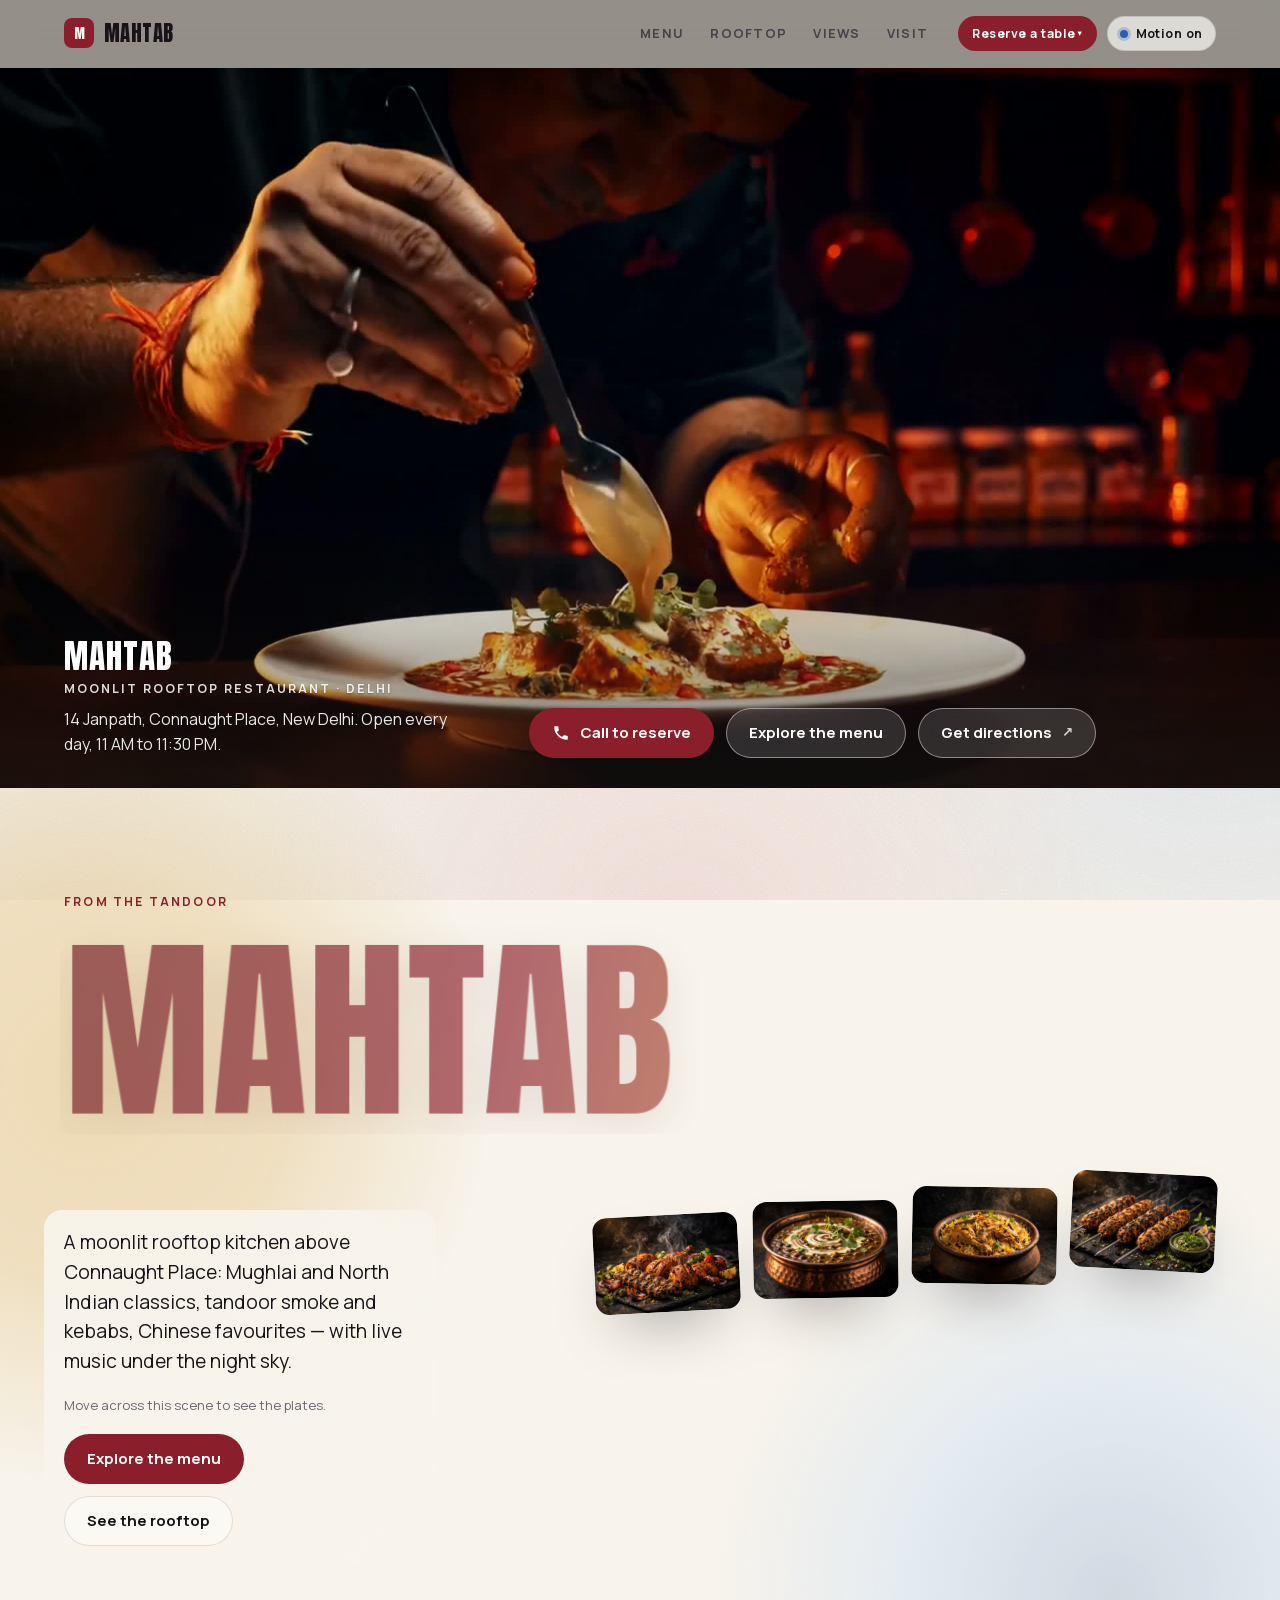
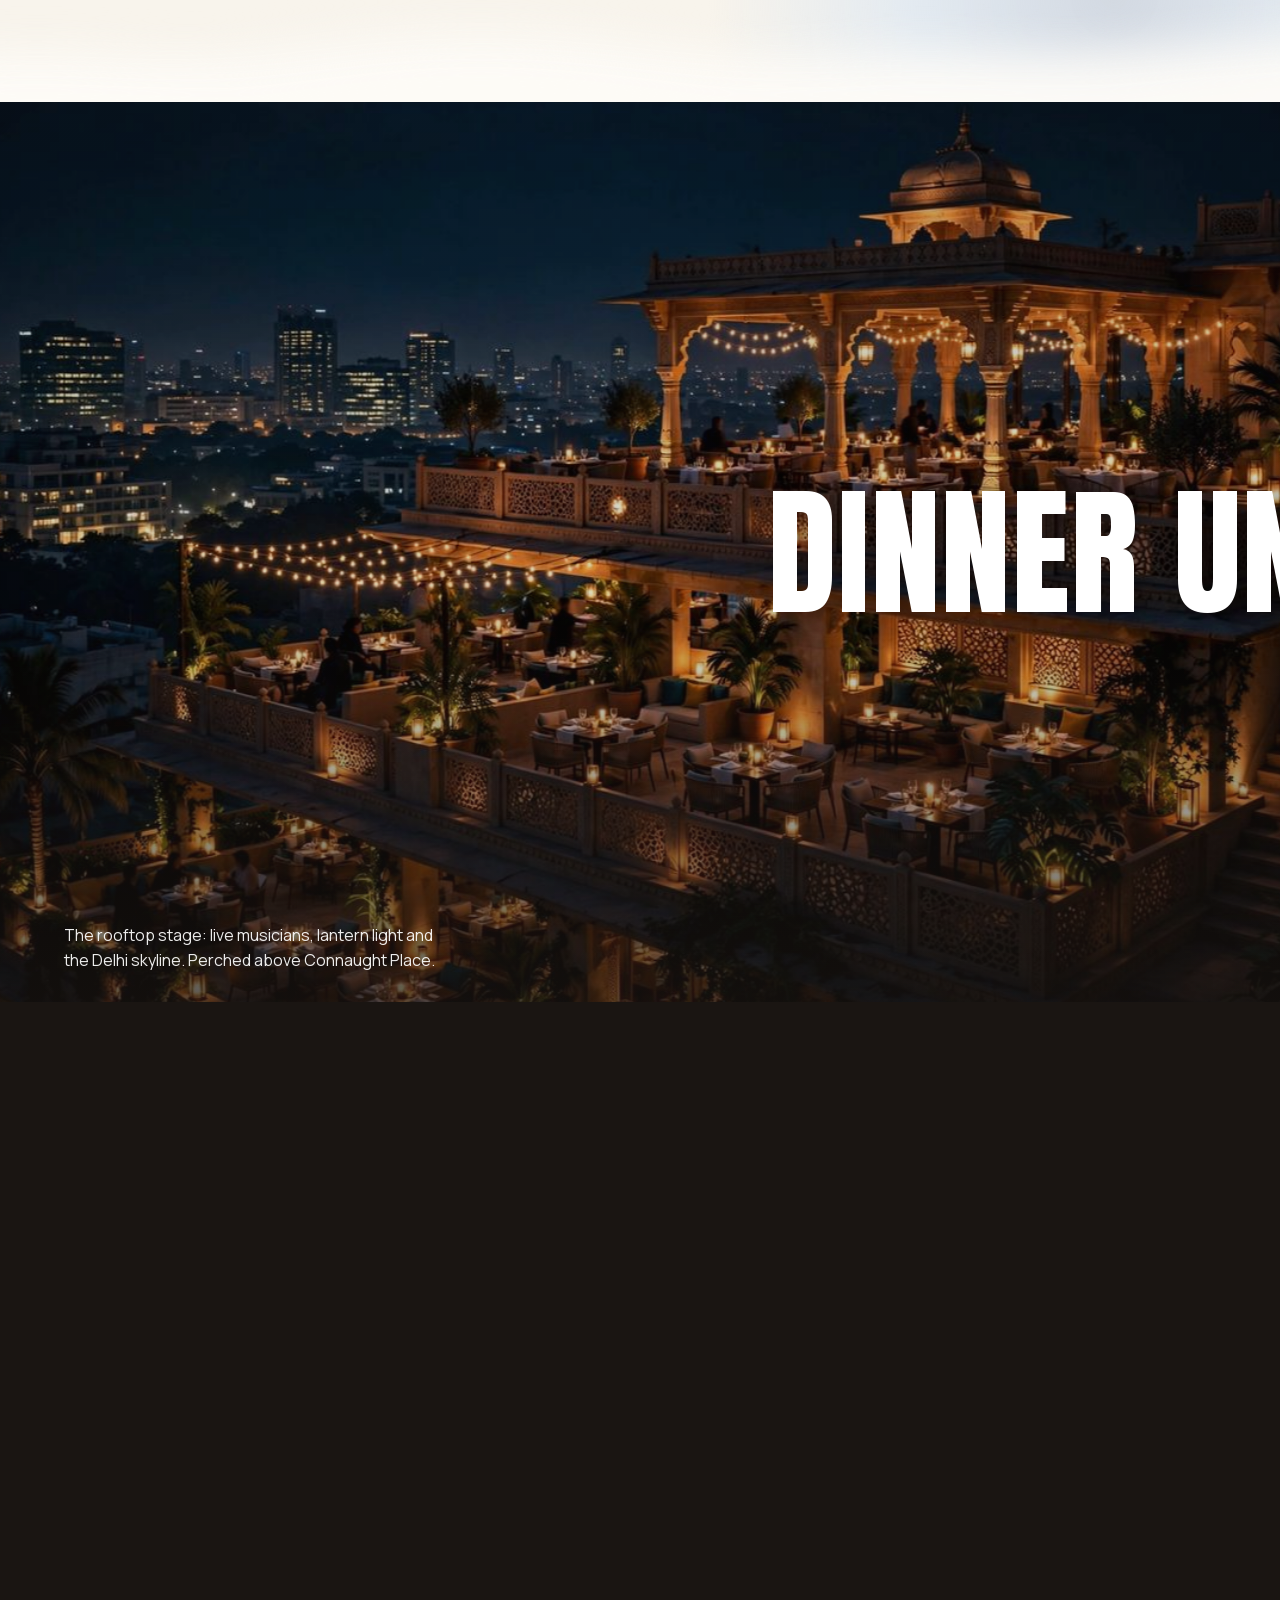
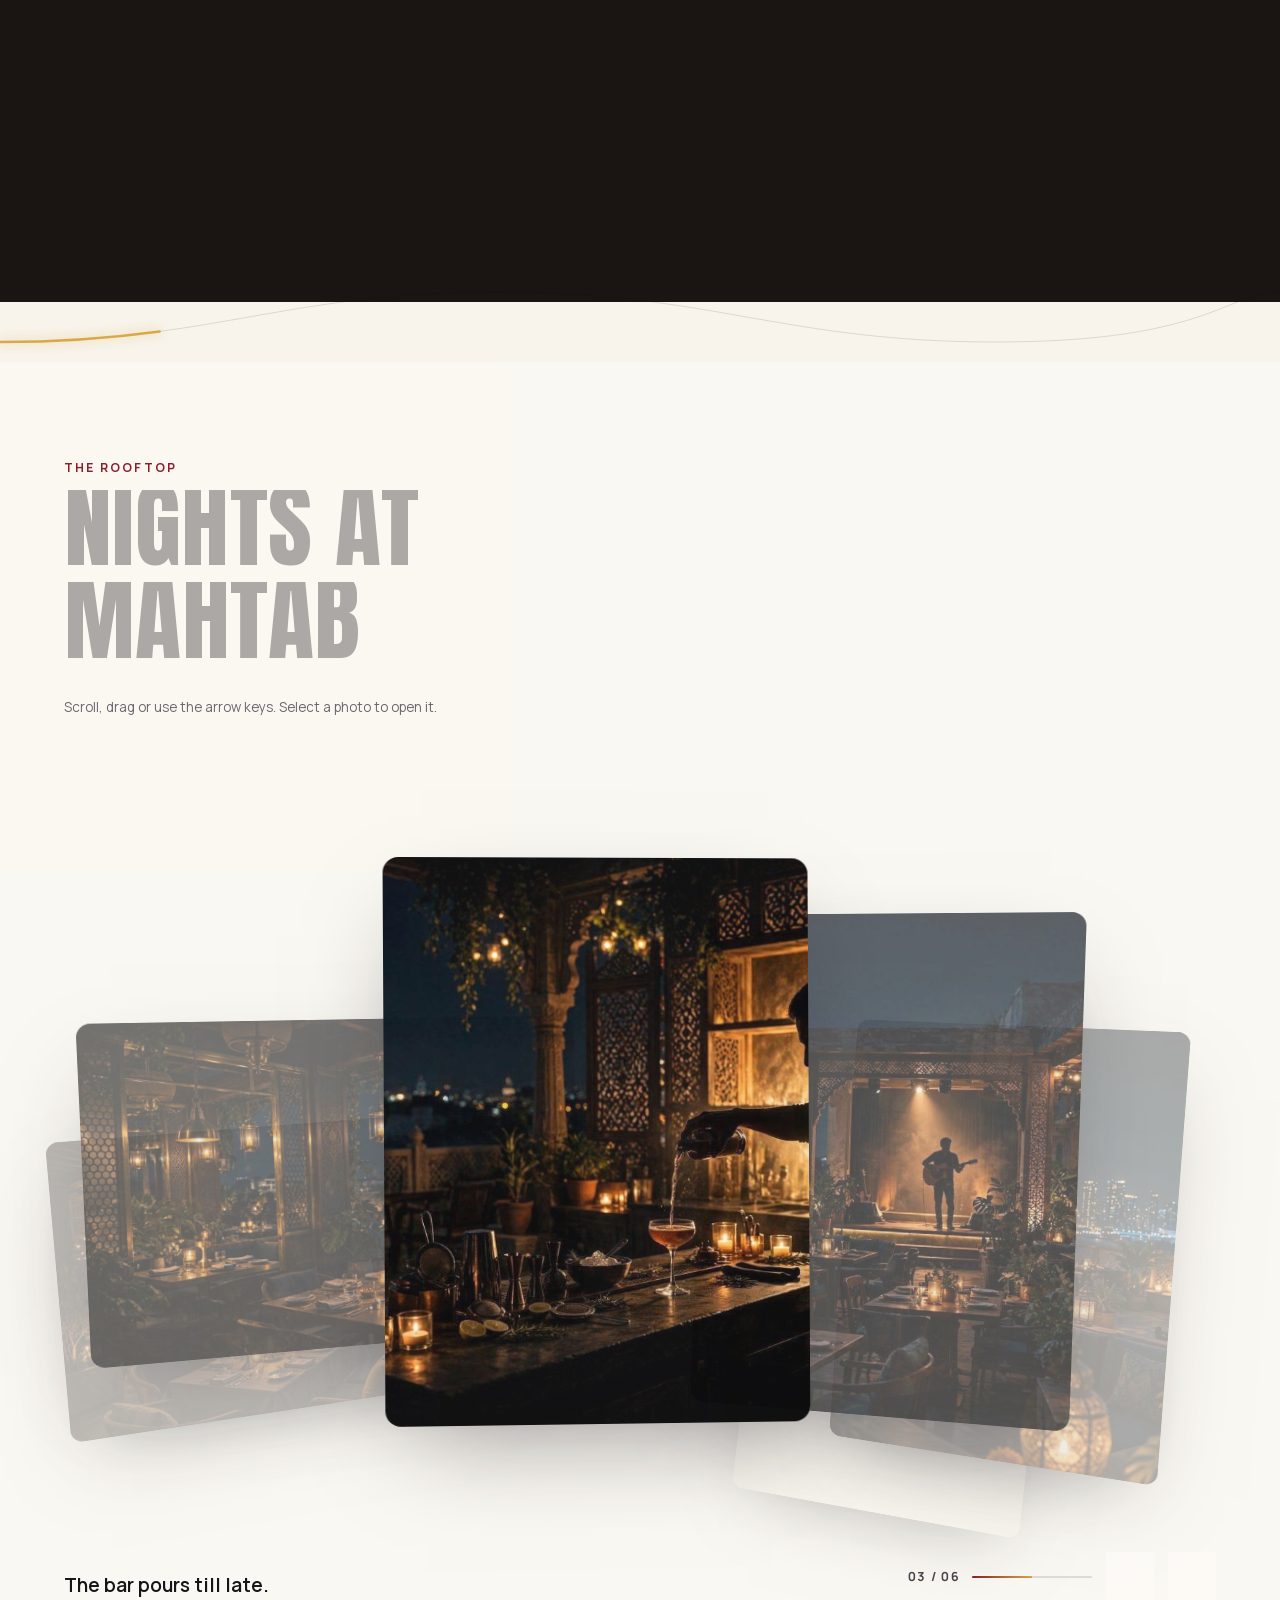
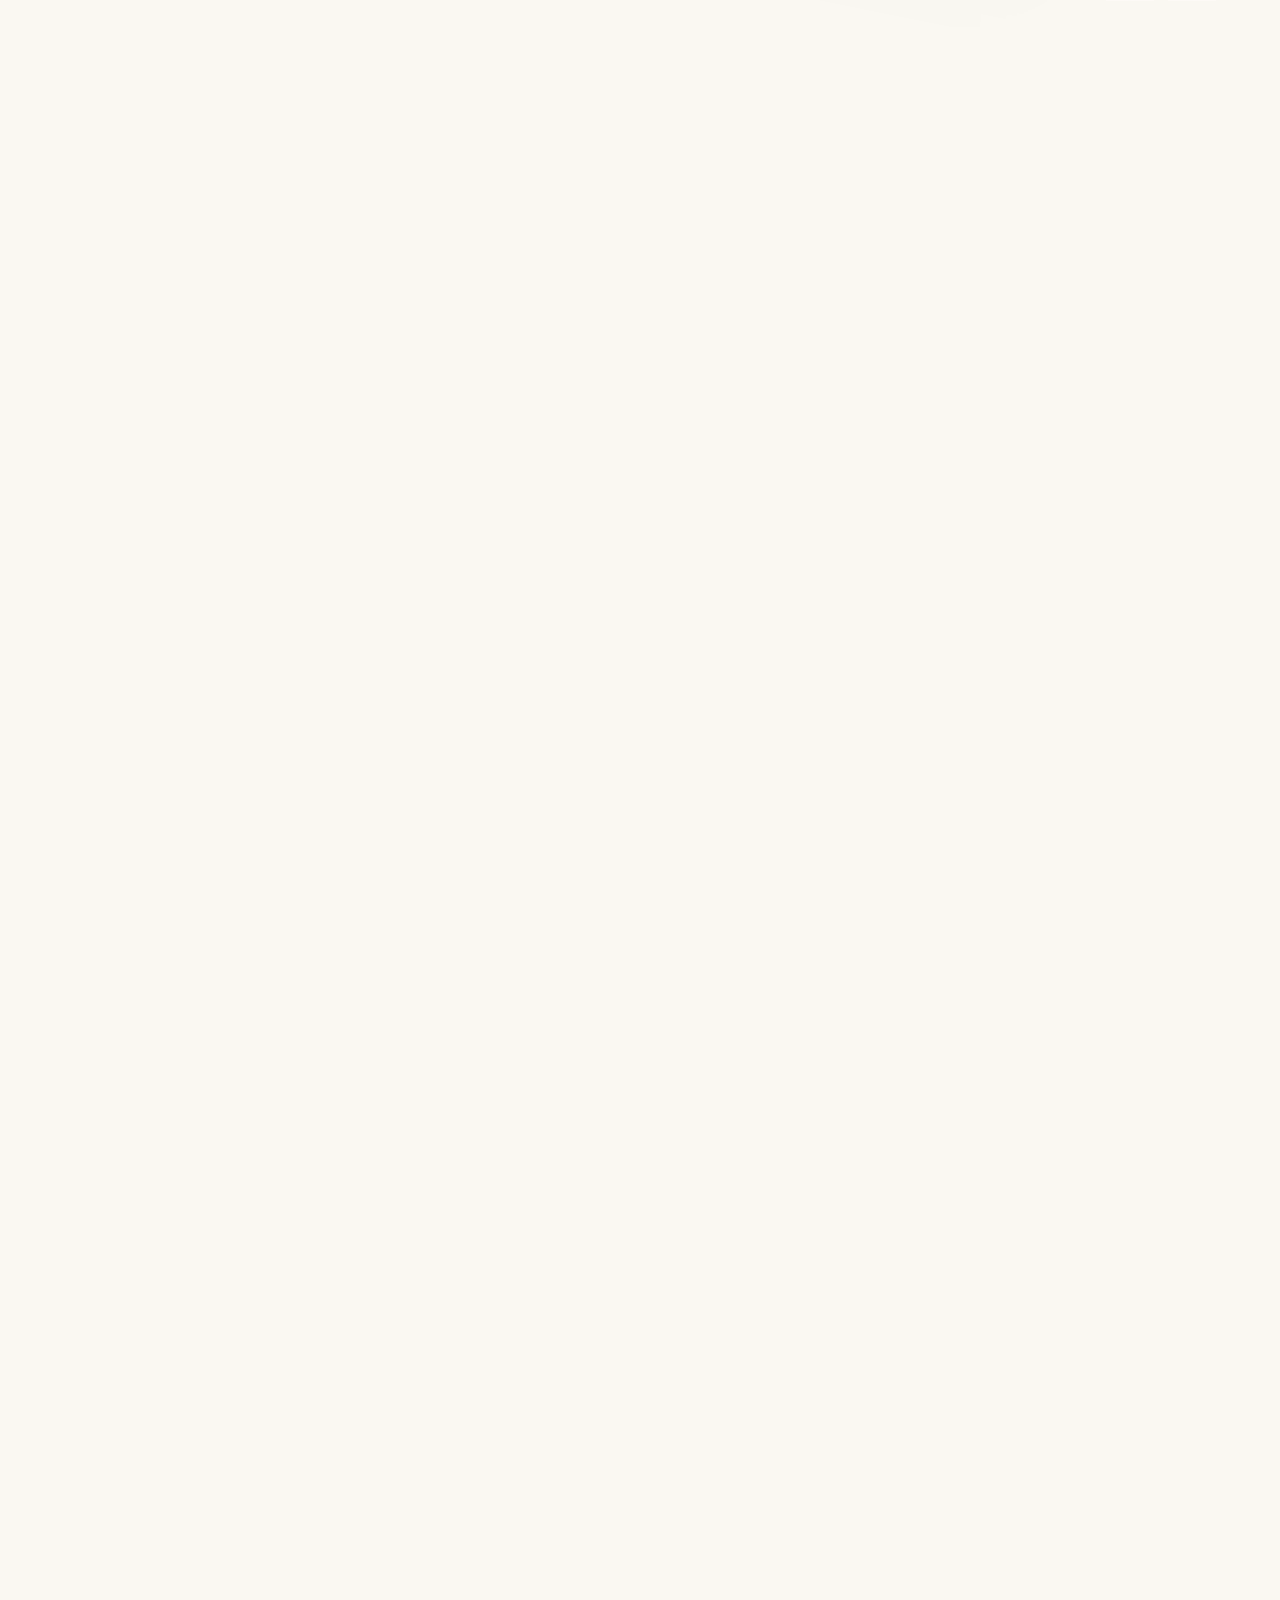
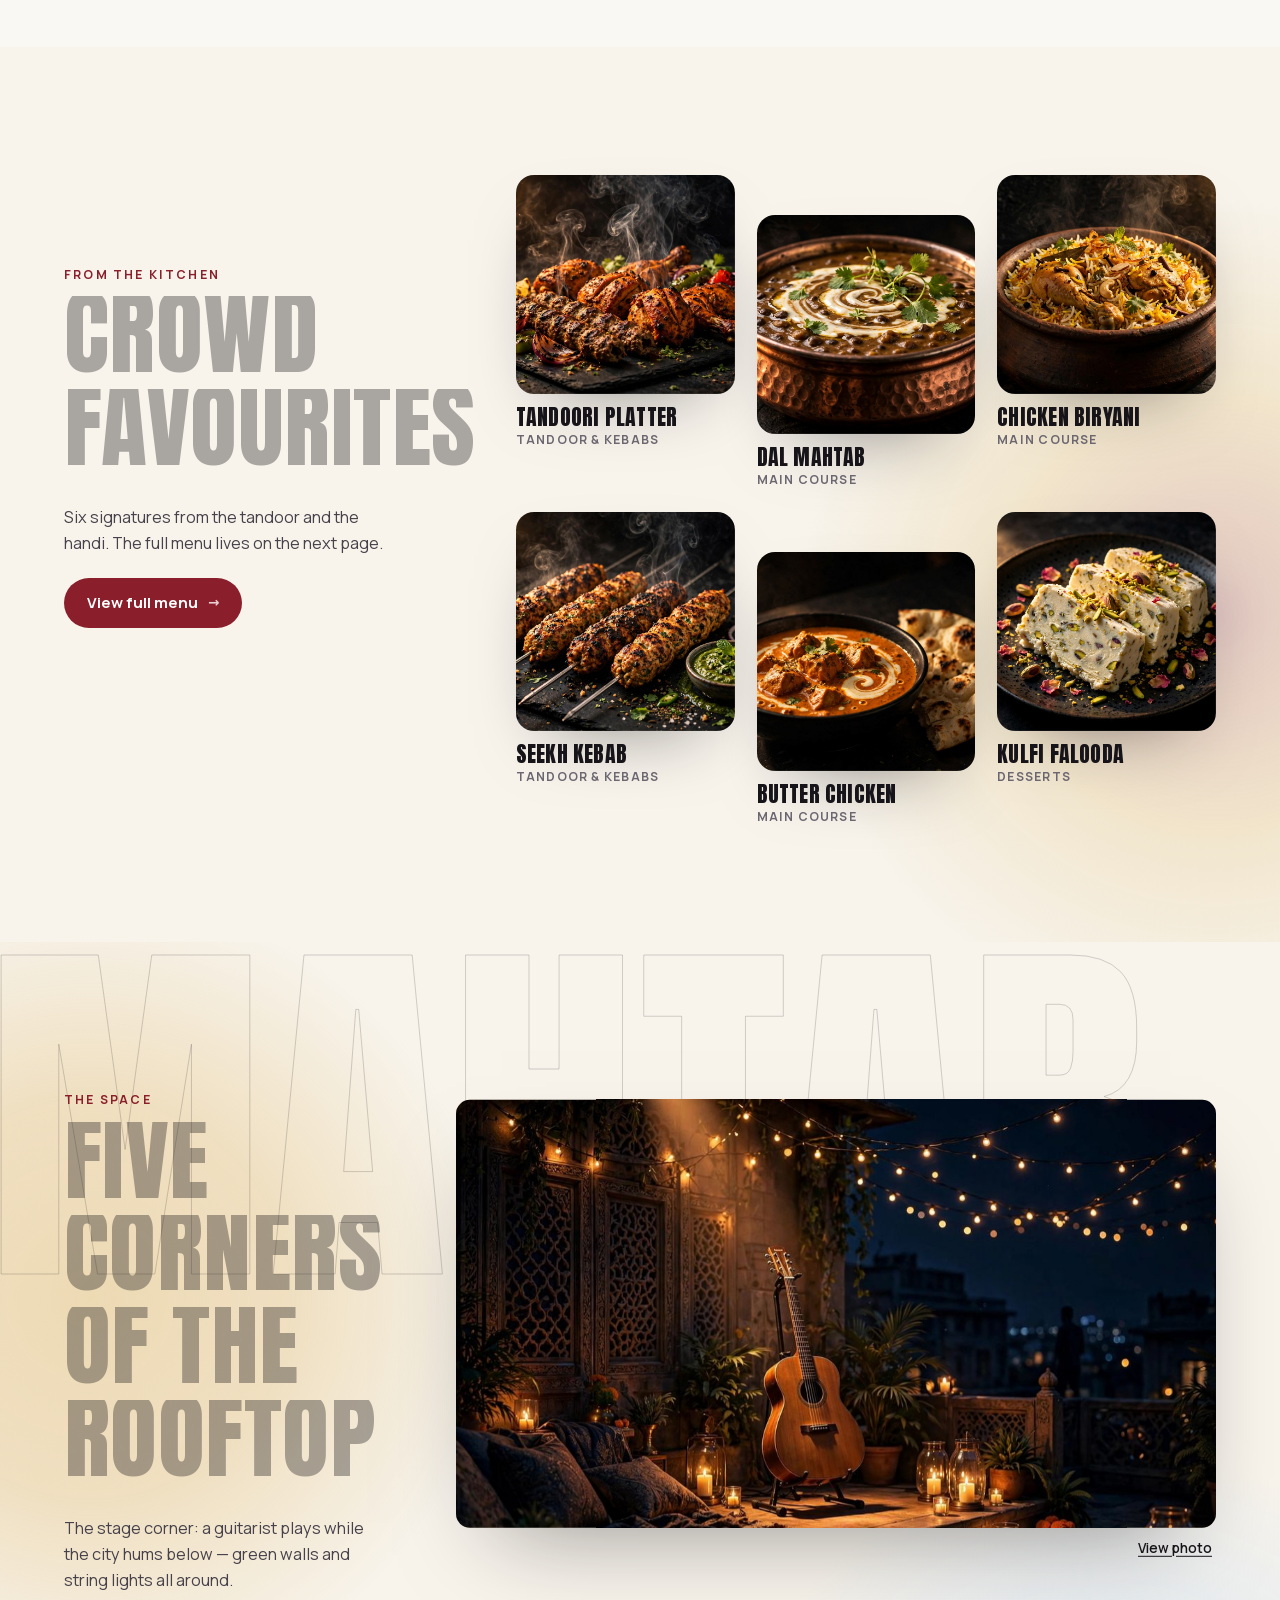
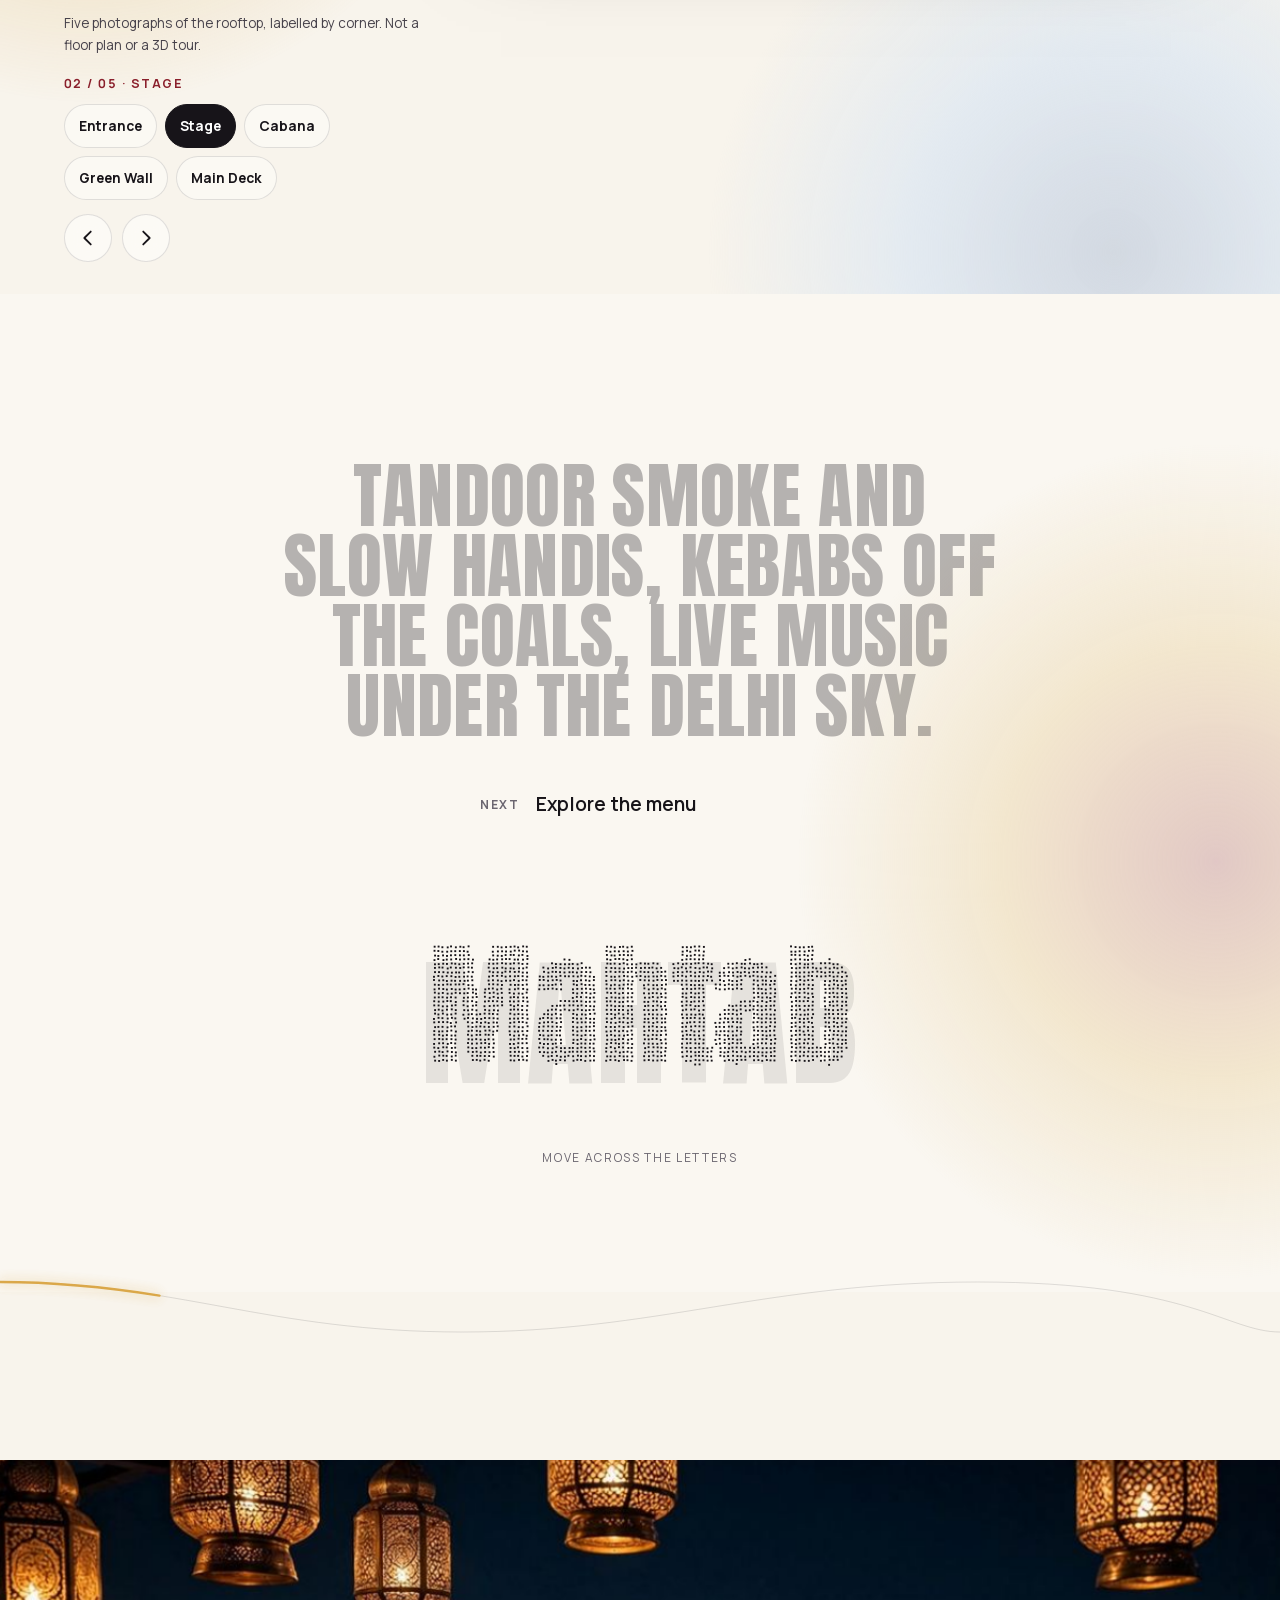
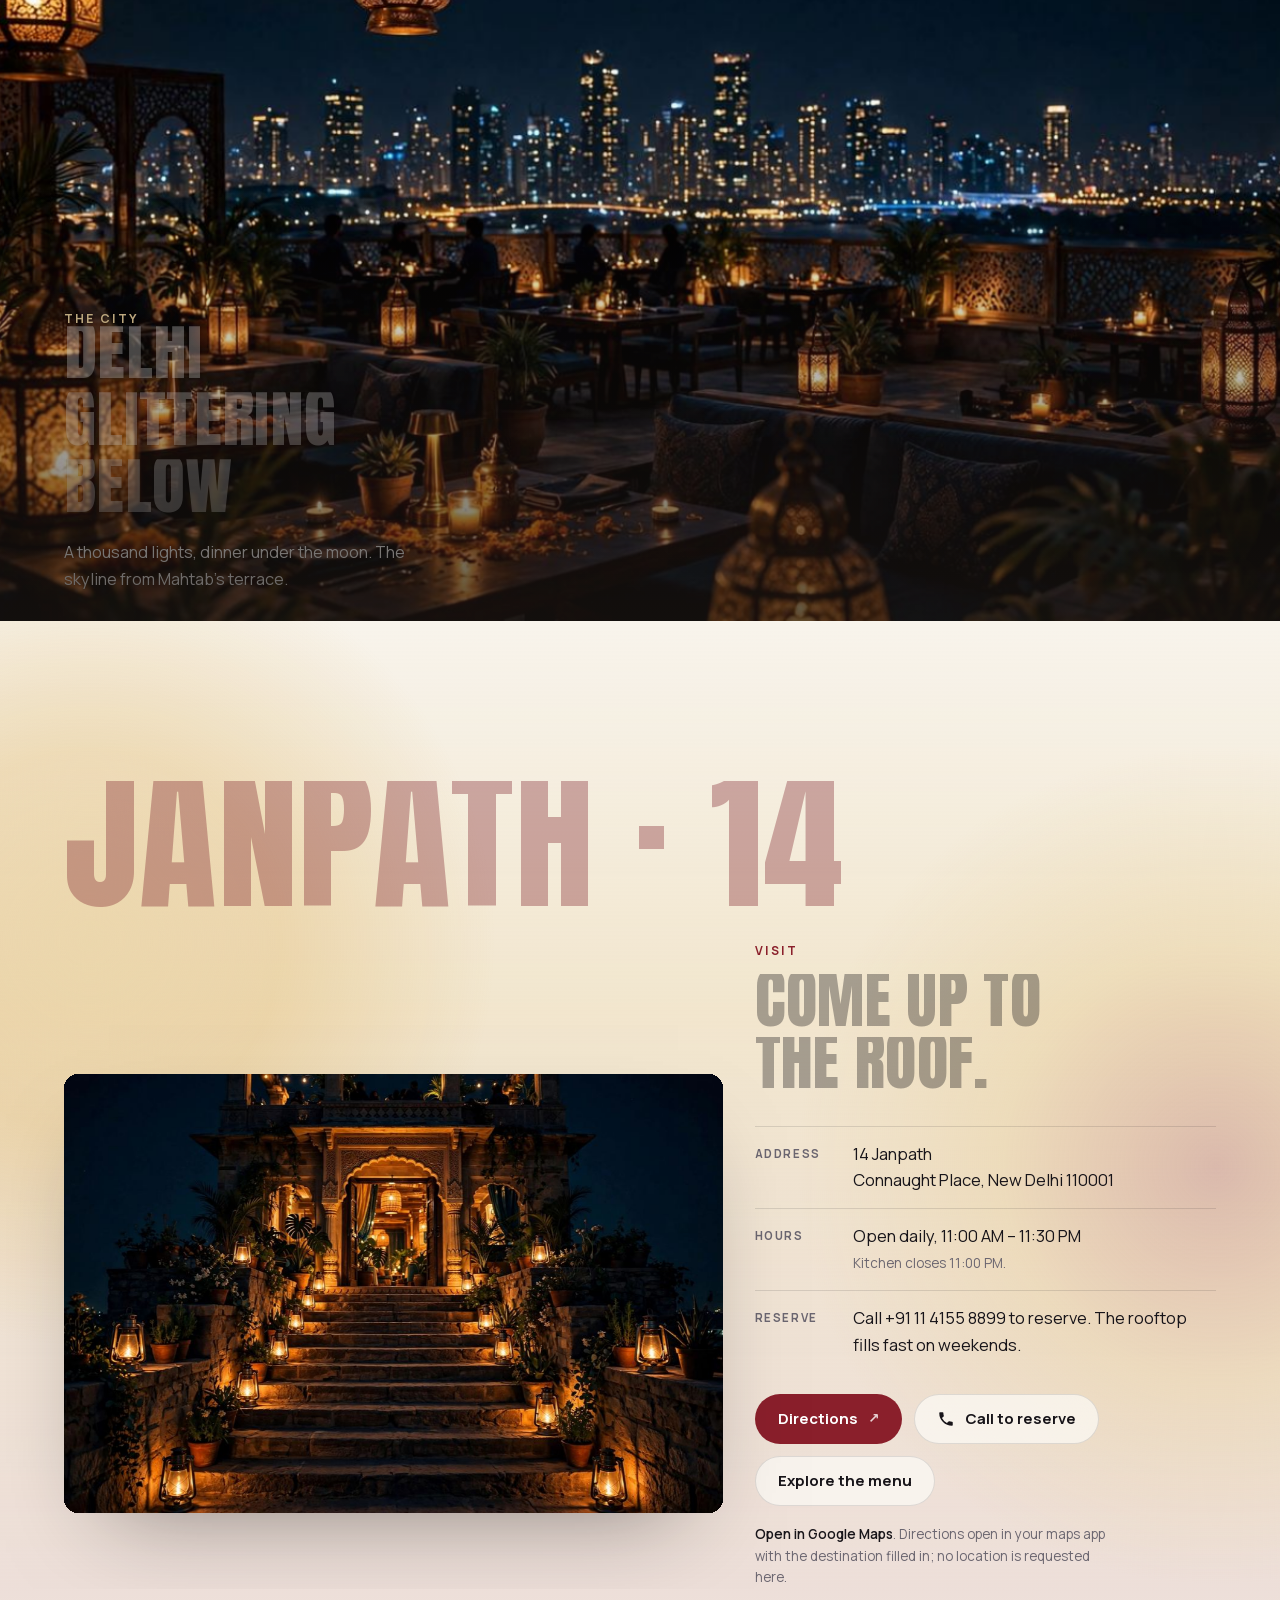
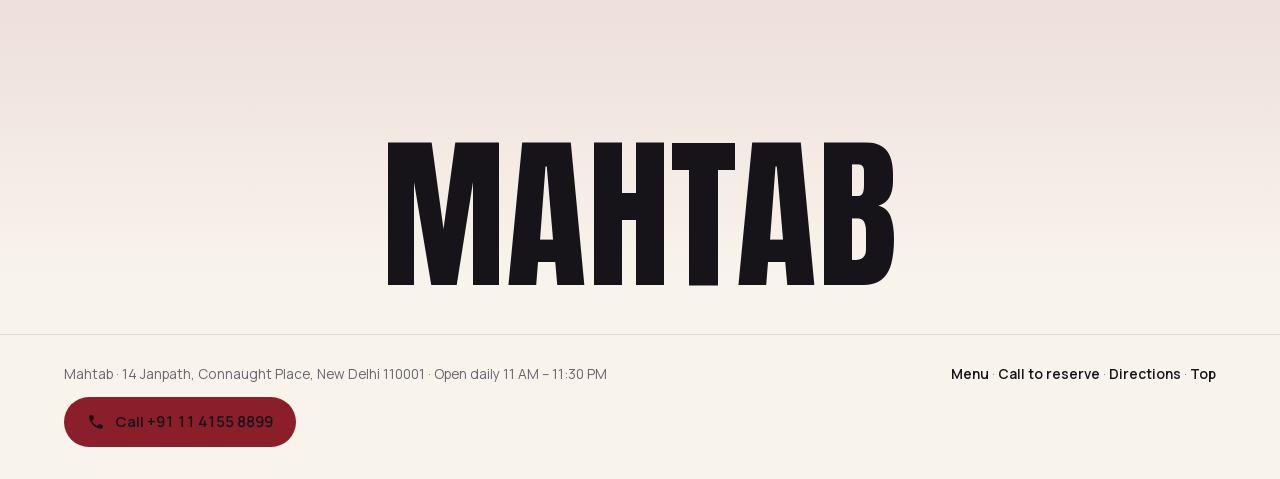
<file: index.html>
<!doctype html>
<html lang="en" class="no-js">
<head>
<meta charset="utf-8">
<meta name="viewport" content="width=device-width, initial-scale=1, viewport-fit=cover">
<title>Mahtab — Moonlit rooftop restaurant in Delhi</title>
<meta name="description" content="Mahtab is Delhi's moonlit rooftop restaurant — Mughlai, North Indian and tandoor classics served under the night sky, with live music. Open daily 11 AM – 11:30 PM at Connaught Place.">
<meta name="theme-color" content="#f8f4ec">
<meta property="og:title" content="Mahtab">
<meta property="og:description" content="Moonlit rooftop restaurant in Delhi. Open daily 11 AM – 11:30 PM.">
<meta property="og:type" content="website">
<meta property="og:image" content="media/video/poster_1920.jpg">
<link rel="icon" href="data:image/svg+xml,%3Csvg xmlns='http://www.w3.org/2000/svg' viewBox='0 0 64 64'%3E%3Crect width='64' height='64' rx='14' fill='%23d9a441'/%3E%3Ctext x='32' y='43' font-family='Georgia,serif' font-size='30' text-anchor='middle' fill='%23171419'%3EM%3C/text%3E%3C/svg%3E">
<link rel="preload" as="font" type="font/woff2" href="fonts/anton-latin.woff2" crossorigin>
<link rel="preload" as="font" type="font/woff2" href="fonts/manrope-latin.woff2" crossorigin>
<link rel="stylesheet" href="fonts/fonts.css">
<link rel="preload" as="image" href="media/video/poster_1920.jpg" imagesrcset="media/video/poster_1280.jpg 1280w, media/video/poster_1920.jpg 1920w" imagesizes="100vw">
<link rel="stylesheet" href="css/site.css">
<script>document.documentElement.classList.replace('no-js','js');try{if(localStorage.getItem('ep-motion')==='off')document.documentElement.classList.add('reduce-motion')}catch(e){}</script>
<script type="application/ld+json">{"@context": "https://schema.org", "@type": "Restaurant", "name": "Mahtab Multicuisine Rooftop Restaurant", "address": {"@type": "PostalAddress", "streetAddress": "14 Janpath, Connaught Place", "addressLocality": "New Delhi", "addressRegion": "Delhi", "postalCode": "110001", "addressCountry": "IN"}, "geo": {"@type": "GeoCoordinates", "latitude": 28.888384, "longitude": 76.614469}, "openingHoursSpecification": [{"@type": "OpeningHoursSpecification", "dayOfWeek": ["Monday", "Tuesday", "Wednesday", "Thursday", "Friday", "Saturday", "Sunday"], "opens": "11:00", "closes": "23:30"}], "servesCuisine": ["North Indian", "Chinese", "Mughlai", "Kebab"], "telephone": "+91-11-4155-8899", "image": "media/video/poster_1920.jpg"}</script>
</head>
<body>
<a class="skip-link" href="#main">Skip to content</a>

<!-- Continuous atmosphere: three slow aurora layers, one static grain texture, a desktop cursor glow. -->
<div class="atmosphere" aria-hidden="true">
  <div class="aurora aurora-1"></div>
  <div class="aurora aurora-2"></div>
  <div class="aurora aurora-3"></div>
  <div class="grain"></div>
</div>
<div class="cursor-glow" aria-hidden="true"></div>

<header class="nav" id="nav">
  <div class="nav-progress" aria-hidden="true"><span id="navProgress"></span></div>
  <a class="nav-brand" href="#top" aria-label="Mahtab, back to top"><span class="nav-mark" aria-hidden="true">M</span><span>Mahtab</span></a>
  <nav class="nav-links" aria-label="Sections">
    <a href="menu/">Menu</a>
    <a href="#gallery" data-section="gallery">Rooftop</a>
    <a href="#rooms" data-section="rooms">Views</a>
    <a href="#visit" data-section="visit">Visit</a>
    <span class="nav-marker" id="navMarker" aria-hidden="true"></span>
  </nav>
  <div class="nav-tools">
    <div class="order-chooser" id="orderChooser">
      <button type="button" class="nav-order" id="orderBtn" aria-expanded="false" aria-controls="orderMenu" aria-haspopup="true">Reserve<span class="nav-order-ext">&nbsp;a table</span> <span class="nav-order-caret" aria-hidden="true">▾</span></button>
      <div class="order-menu" id="orderMenu" hidden>
        <p class="order-menu-title">Reserve your table</p>
        <a class="order-option" href="tel:+911141558899"><span class="order-option-name">Call to reserve</span><span class="order-option-note">Opens your phone app</span></a>
      </div>
    </div>
    <button class="motion-toggle" id="motionToggle" type="button" aria-pressed="true"><span class="motion-dot" aria-hidden="true"></span><span class="motion-label">Motion on</span></button>
    <button class="nav-menu" id="navMenu" type="button" aria-expanded="false" aria-controls="navPanel">Menu</button>
  </div>
  <div class="nav-panel" id="navPanel" hidden>
    <a href="menu/">Menu</a><a href="#gallery">Rooftop</a><a href="#rooms">Views</a><a href="#visit">Visit</a>
    <a href="tel:+911141558899">Call to reserve</a>
  </div>
</header>

<main id="main">
<span id="top"></span>

<!-- 01 — Cinematic entrance: the approved film (js/media-contract.js), full width, muted, looping, poster first.
     The gold MAHTAB / DINNER UNDER THE MOONLIGHT title lives inside the footage (final title card),
     so no headline is placed over the picture; the brand line and the CTAs sit in the bottom band, the navigation stays at the top. -->
<section class="entrance" id="entrance" data-section="entrance" data-palette="dawn" aria-labelledby="heroTitle">
  <div class="hero-media" id="heroMedia">
    <video id="heroVideo" class="hero-video" muted playsinline loop preload="metadata" width="1920" height="1080" poster="media/video/poster_1920.jpg" aria-label="Mahtab film: the glowing entrance at night, the rooftop with live music, and a candle-lit cabana under the city lights."></video>
    <img id="heroPoster" class="hero-poster" src="media/video/poster_1920.jpg" srcset="media/video/poster_1280.jpg 1280w, media/video/poster_1920.jpg 1920w" sizes="100vw" width="1920" height="1080" fetchpriority="high" decoding="async" alt="The chef plating a dish in warm light at Mahtab, with the gold MAHTAB title.">
    <div class="hero-shade" aria-hidden="true"></div>
    <!-- No visible pause control. The site-wide Motion toggle pauses the film; reduced motion shows the poster. -->
  </div>
  <div class="hero-band">
    <div class="hero-text">
      <h1 class="hero-title" id="heroTitle"><span class="hero-title-name">Mahtab</span><span class="hero-title-sub">Moonlit rooftop restaurant · Delhi</span></h1>
      <p class="hero-lead">14 Janpath, Connaught Place, New Delhi. Open every day, 11 AM to 11:30 PM.</p>
    </div>
    <div class="hero-actions">
      <a class="button button-primary button-call" href="tel:+911141558899"><svg class="i-call" viewBox="0 0 24 24" aria-hidden="true"><path d="M6.6 10.8a15.1 15.1 0 0 0 6.6 6.6l2.2-2.2a1 1 0 0 1 1-.25c1.1.37 2.3.57 3.6.57a1 1 0 0 1 1 1V20a1 1 0 0 1-1 1A17 17 0 0 1 3 4a1 1 0 0 1 1-1h3.5a1 1 0 0 1 1 1c0 1.25.2 2.45.57 3.57a1 1 0 0 1-.25 1z"/></svg>Call to reserve</a>
      <a class="button button-glass" href="menu/">Explore the menu</a>
      <a class="button button-glass" href="https://www.google.com/maps/dir/?api=1&amp;destination=28.888384,76.614469" target="_blank" rel="noopener noreferrer">Get directions <span class="ext" aria-hidden="true">↗</span><span class="visually-hidden"> (opens in a new tab)</span></a>
    </div>
  </div>
</section>

<!-- 02 — Brand scene with the food-image trail: the title and copy stay; move across the scene to reveal the dishes. -->
<section class="brand brand-trail" id="brand" data-section="brand" data-palette="noon" aria-labelledby="brandTitle">
  <div class="fields" aria-hidden="true"><span class="field field-a" data-depth="0.18"></span><span class="field field-c" data-depth="0.3"></span></div>
  <div class="trail-stage" id="trailStage" aria-hidden="true"></div>
  <div class="brand-inner">
    <p class="eyebrow">From the tandoor</p>
    <h2 class="brand-title" id="brandTitle" aria-label="Mahtab">
      <span class="line" aria-hidden="true"><span class="line-inner">Mahtab</span></span>
    </h2>
    <div class="brand-copy" data-reveal="fade">
      <p class="lead">A moonlit rooftop kitchen above Connaught Place: Mughlai and North Indian classics, tandoor smoke and kebabs, Chinese favourites — with live music under the night sky.</p>
      <p class="trail-hint" id="trailHint"><span class="trail-hint-mouse">Move across this scene to see the plates.</span><span class="trail-hint-touch">Tap or slide across this scene to see the plates.</span></p>
      <div class="brand-actions">
        <a class="button button-primary" href="menu/">Explore the menu</a>
        <a class="button button-ghost" href="#gallery">See the rooftop</a>
      </div>
    </div>
    <ul class="trail-preview" id="trailPreview" aria-label="A few plates from the kitchen">
      <li class="trail-preview-item" style="--k:0"><img src="media/dishes/dish-tandoori.jpg" width="1200" height="800" loading="lazy" decoding="async" alt="Smoked tandoori platter, charred over real coals"></li>
<li class="trail-preview-item" style="--k:1"><img src="media/dishes/dish-dal.jpg" width="1200" height="800" loading="lazy" decoding="async" alt="Black dal simmered overnight, finished with cream"></li>
<li class="trail-preview-item" style="--k:2"><img src="media/dishes/dish-biryani.jpg" width="1200" height="800" loading="lazy" decoding="async" alt="Dum biryani sealed on handi, saffron and crisp onion"></li>
<li class="trail-preview-item" style="--k:3"><img src="media/dishes/dish-kebab.jpg" width="1200" height="800" loading="lazy" decoding="async" alt="Hand-minced seekh kebabs, smoked over coals"></li>
    </ul>
  </div>
  <div class="cloud-boundary" aria-hidden="true"></div>
</section>

<!-- 02B — Pinned story (desktop only): the headline scrubs across while the photograph settles over about one viewport of scroll. Normal flow on phones and under reduced motion. -->
<section class="story" id="story" data-section="story" data-palette="warm" aria-labelledby="storyTitle">
  <div class="story-pin">
    <figure class="story-media"><img id="storyImg" src="media/story/story-wide.jpg" width="1200" height="800" loading="lazy" decoding="async" alt="Live guitarist on Mahtab's rooftop stage at night"></figure>
    <div class="story-shade" aria-hidden="true"></div>
    <h2 class="story-title" id="storyTitle"><span class="story-track" id="storyTrack">Dinner under the moonlight</span></h2>
    <p class="story-caption">The rooftop stage: live musicians, lantern light and the Delhi skyline. Perched above Connaught Place.</p>
  </div>
</section>

<svg class="ribbon" viewBox="0 0 1440 90" preserveAspectRatio="none" aria-hidden="true"><path class="ribbon-base" d="M0 70 C 240 70, 320 20, 560 20 S 880 70, 1120 70 S 1380 20, 1440 20"/><path class="ribbon-light" d="M0 70 C 240 70, 320 20, 560 20 S 880 70, 1120 70 S 1380 20, 1440 20"/></svg>

<!-- 03 — Dimensional InfiniteSpiral gallery -->
<section class="spiral" id="gallery" data-section="gallery" data-palette="afternoon" aria-labelledby="spiralTitle">
  <div class="spiral-head">
    <p class="eyebrow" data-reveal="fade">The rooftop</p>
    <h2 class="section-title" id="spiralTitle" data-lines>Nights at Mahtab</h2>
    <p class="spiral-hint" data-reveal="fade">Scroll, drag or use the arrow keys. Select a photo to open it.</p>
  </div>
  <div class="spiral-track" id="spiralTrack">
    <div class="spiral-stage" id="spiralStage" tabindex="0" role="group" aria-roledescription="gallery" aria-label="Photo gallery">
      <ul class="spiral-items" id="spiralItems">
        <li class="spiral-item" data-ratio="16/9"><button type="button" class="spiral-open" data-lightbox="media/gallery/gal-terrace.jpg" data-caption="The terrace under a hundred lanterns."><img src="media/gallery/gal-terrace.jpg" sizes="(min-width: 900px) 46vw, 84vw" width="1200" height="800" loading="lazy" decoding="async" alt="Terrace strung with lantern light" data-caption="The terrace under a hundred lanterns."><span class="haze"></span></button></li>
        <li class="spiral-item" data-ratio="16/9"><button type="button" class="spiral-open" data-lightbox="media/gallery/gal-dining.jpg" data-caption="Dinner by candlelight, every night."><img src="media/gallery/gal-dining.jpg" sizes="(min-width: 900px) 46vw, 84vw" width="1200" height="800" loading="lazy" decoding="async" alt="Candle-lit dining on the rooftop" data-caption="Dinner by candlelight, every night."><span class="haze"></span></button></li>
        <li class="spiral-item" data-ratio="4/3"><button type="button" class="spiral-open" data-lightbox="media/gallery/gal-bar-portrait.jpg" data-caption="The bar pours till late."><img src="media/gallery/gal-bar-portrait.jpg" sizes="(min-width: 900px) 46vw, 84vw" width="600" height="800" loading="lazy" decoding="async" alt="Cocktail pour at the bar" data-caption="The bar pours till late."><span class="haze"></span></button></li>
        <li class="spiral-item" data-ratio="4/3"><button type="button" class="spiral-open" data-lightbox="media/gallery/gal-music-portrait.jpg" data-caption="Live music under the moon."><img src="media/gallery/gal-music-portrait.jpg" sizes="(min-width: 900px) 46vw, 84vw" width="600" height="800" loading="lazy" decoding="async" alt="Live musician silhouette on stage" data-caption="Live music under the moon."><span class="haze"></span></button></li>
        <li class="spiral-item" data-ratio="4/3"><button type="button" class="spiral-open" data-lightbox="media/gallery/gal-cityview-portrait.jpg" data-caption="Delhi glittering below."><img src="media/gallery/gal-cityview-portrait.jpg" sizes="(min-width: 900px) 46vw, 84vw" width="600" height="800" loading="lazy" decoding="async" alt="City skyline from the terrace" data-caption="Delhi glittering below."><span class="haze"></span></button></li>
        <li class="spiral-item" data-ratio="4/3"><button type="button" class="spiral-open" data-lightbox="media/gallery/gal-dessert-portrait.jpg" data-caption="Something sweet to end the night."><img src="media/gallery/gal-dessert-portrait.jpg" sizes="(min-width: 900px) 46vw, 84vw" width="600" height="800" loading="lazy" decoding="async" alt="Indian dessert in dramatic light" data-caption="Something sweet to end the night."><span class="haze"></span></button></li>
      </ul>
      <div class="spiral-ui">
        <p class="spiral-caption" id="spiralCaption" aria-live="polite"></p>
        <div class="spiral-controls">
          <div class="spiral-progress"><span id="spiralCount">01 / 06</span><span class="spiral-bar" aria-hidden="true"><i id="spiralBar"></i></span></div>
          <button class="round-btn" id="spiralPrev" type="button" aria-label="Previous photo"><svg viewBox="0 0 24 24"><path d="M15 5l-7 7 7 7"/></svg></button>
          <button class="round-btn" id="spiralNext" type="button" aria-label="Next photo"><svg viewBox="0 0 24 24"><path d="M9 5l7 7-7 7"/></svg></button>
        </div>
      </div>
    </div>
  </div>
</section>

<!-- 03B — From the kitchen: six signature dishes, then the full menu page -->
<section class="featured" id="menu-preview" data-section="menu-preview" data-palette="warm" aria-labelledby="featuredTitle">
  <div class="fields" aria-hidden="true"><span class="field field-b" data-depth="0.22"></span></div>
  <div class="featured-inner">
    <div class="featured-head">
      <p class="eyebrow" data-reveal="fade">From the kitchen</p>
      <h2 class="section-title" id="featuredTitle" data-lines>Crowd favourites</h2>
      <p class="featured-note" data-reveal="fade">Six signatures from the tandoor and the handi. The full menu lives on the next page.</p>
      <a class="button button-primary featured-cta" href="menu/" data-reveal="fade">View full menu <span class="ext" aria-hidden="true">→</span></a>
    </div>
    <ul class="featured-grid" id="featuredGrid" aria-label="Featured dishes">
      <li class="fcard" data-reveal="scale" style="--i:0"><a class="fcard-link zoomable" href="menu/#mahtab-005"><span class="fcard-img"><img src="media/dishes/dish-tandoori.jpg" sizes="(min-width: 900px) 28vw, 46vw" width="1200" height="800" loading="lazy" decoding="async" alt=""></span><span class="fcard-text"><span class="fcard-name">Tandoori Platter</span><span class="fcard-cat">Tandoor &amp; Kebabs</span></span></a></li>
<li class="fcard" data-reveal="scale" style="--i:1"><a class="fcard-link zoomable" href="menu/#mahtab-009"><span class="fcard-img"><img src="media/dishes/dish-dal.jpg" sizes="(min-width: 900px) 28vw, 46vw" width="1200" height="800" loading="lazy" decoding="async" alt=""></span><span class="fcard-text"><span class="fcard-name">Dal Mahtab</span><span class="fcard-cat">Main Course</span></span></a></li>
<li class="fcard" data-reveal="scale" style="--i:2"><a class="fcard-link zoomable" href="menu/#mahtab-011"><span class="fcard-img"><img src="media/dishes/dish-biryani.jpg" sizes="(min-width: 900px) 28vw, 46vw" width="1200" height="800" loading="lazy" decoding="async" alt=""></span><span class="fcard-text"><span class="fcard-name">Chicken Biryani</span><span class="fcard-cat">Main Course</span></span></a></li>
<li class="fcard" data-reveal="scale" style="--i:3"><a class="fcard-link zoomable" href="menu/#mahtab-006"><span class="fcard-img"><img src="media/dishes/dish-kebab.jpg" sizes="(min-width: 900px) 28vw, 46vw" width="1200" height="800" loading="lazy" decoding="async" alt=""></span><span class="fcard-text"><span class="fcard-name">Seekh Kebab</span><span class="fcard-cat">Tandoor &amp; Kebabs</span></span></a></li>
<li class="fcard" data-reveal="scale" style="--i:4"><a class="fcard-link zoomable" href="menu/#mahtab-010"><span class="fcard-img"><img src="media/dishes/dish-curry.jpg" sizes="(min-width: 900px) 28vw, 46vw" width="1200" height="800" loading="lazy" decoding="async" alt=""></span><span class="fcard-text"><span class="fcard-name">Butter Chicken</span><span class="fcard-cat">Main Course</span></span></a></li>
<li class="fcard" data-reveal="scale" style="--i:5"><a class="fcard-link zoomable" href="menu/#mahtab-017"><span class="fcard-img"><img src="media/dishes/dish-kulfi.jpg" sizes="(min-width: 900px) 28vw, 46vw" width="1200" height="800" loading="lazy" decoding="async" alt=""></span><span class="fcard-text"><span class="fcard-name">Kulfi Falooda</span><span class="fcard-cat">Desserts</span></span></a></li>
    </ul>
  </div>
</section>

<!-- 04 — Editorial viewpoint parallax with labelled corners -->
<section class="rooms" id="rooms" data-section="rooms" data-palette="cool" aria-labelledby="roomsTitle">
  <div class="fields" aria-hidden="true"><span class="field field-c" data-depth="0.16"></span><span class="field field-a" data-depth="0.26"></span></div>
  <p class="rooms-word" aria-hidden="true" data-depth="-0.35">Mahtab</p>
  <div class="rooms-inner">
    <div class="rooms-text">
      <p class="eyebrow" data-reveal="fade">The space</p>
      <h2 class="section-title" id="roomsTitle" data-lines>Five corners of the rooftop</h2>
      <p class="rooms-caption" id="roomsCaption" data-reveal="fade">The stage corner: a guitarist plays while the city hums below — green walls and string lights all around.</p>
      <p class="rooms-note">Five photographs of the rooftop, labelled by corner. Not a floor plan or a 3D tour.</p>
      <div class="viewpoints" role="group" aria-label="Viewpoint">
        <p class="viewpoint-index" id="viewpointIndex" aria-live="polite">02 / 05 · Stage</p>
        <div class="viewpoint-list" id="viewpointList">
          <button type="button" class="viewpoint" data-view="0" aria-pressed="false">Entrance</button>
          <button type="button" class="viewpoint is-active" data-view="1" aria-pressed="true">Stage</button>
          <button type="button" class="viewpoint" data-view="2" aria-pressed="false">Cabana</button>
          <button type="button" class="viewpoint" data-view="3" aria-pressed="false">Green Wall</button>
          <button type="button" class="viewpoint" data-view="4" aria-pressed="false">Main Deck</button>
        </div>
        <div class="viewpoint-arrows">
          <button class="round-btn" id="viewPrev" type="button" aria-label="Previous viewpoint"><svg viewBox="0 0 24 24"><path d="M15 5l-7 7 7 7"/></svg></button>
          <button class="round-btn" id="viewNext" type="button" aria-label="Next viewpoint"><svg viewBox="0 0 24 24"><path d="M9 5l7 7-7 7"/></svg></button>
        </div>
      </div>
    </div>
    <figure class="rooms-photo rooms-photo-main" data-depth="0.12">
      <div class="overscan rooms-stack" id="roomsStack">
        <img class="rooms-view" data-view="0" src="media/views/view-entrance.jpg" sizes="(min-width: 900px) 58vw, 100vw" width="1200" height="800" loading="lazy" decoding="async" alt="The entrance on Janpath: the gold MAHTAB sign, warm wood panelling, and the stairway up to the roof.">
        <img class="rooms-view is-active" data-view="1" src="media/views/view-stage.jpg" sizes="(min-width: 900px) 58vw, 100vw" width="1200" height="800" loading="lazy" decoding="async" alt="The stage corner: a guitarist plays while the city hums below.">
        <img class="rooms-view" data-view="2" src="media/views/view-cabana.jpg" sizes="(min-width: 900px) 58vw, 100vw" width="1200" height="800" loading="lazy" decoding="async" alt="The cabana: a set table, glowing lamps, and Delhi's lights beyond the railing.">
        <img class="rooms-view" data-view="3" src="media/views/view-greenwall.jpg" sizes="(min-width: 900px) 58vw, 100vw" width="1200" height="800" loading="lazy" decoding="async" alt="The living wall: Mahtab's gold logo set into a vertical garden.">
        <img class="rooms-view" data-view="4" src="media/views/view-deck.jpg" sizes="(min-width: 900px) 58vw, 100vw" width="1200" height="800" loading="lazy" decoding="async" alt="The main deck: long tables, warm lamps, and room for the whole family.">
      </div>
      <figcaption class="rooms-figcap"><button type="button" class="link-btn" id="roomsView">View photo</button></figcaption>
    </figure>
  </div>
</section>

<!-- 05 — Living typography -->
<section class="type" id="statement" data-section="statement" data-palette="noon" aria-label="Mahtab in words">
  <div class="fields" aria-hidden="true"><span class="field field-b" data-depth="0.14"></span></div>
  <h2 class="statement" id="statement-text">Tandoor smoke and slow handis, kebabs off the coals, <em>live music under the Delhi sky.</em></h2>
  <div class="textloop" aria-hidden="true">
    <span class="textloop-label">Next</span>
    <span class="textloop-window" id="textLoop">
      <span class="textloop-item is-active">Explore the menu</span>
      <span class="textloop-item">Step onto the roof</span>
      <span class="textloop-item">Visit Connaught Place</span>
      <span class="textloop-item">Call to reserve</span>
      <span class="textloop-item">Live music on weekends</span>
    </span>
  </div>
  <div class="particle-wrap" id="particleWrap">
    <h3 class="particle-text" id="particleText">Mahtab</h3>
    <canvas class="particle-canvas" id="particleCanvas" aria-hidden="true"></canvas>
    <p class="particle-hint" aria-hidden="true">Move across the letters</p>
  </div>
</section>

<svg class="ribbon" viewBox="0 0 1440 90" preserveAspectRatio="none" aria-hidden="true"><path class="ribbon-base" d="M0 20 C 200 20, 300 70, 520 70 S 860 20, 1100 20 S 1380 70, 1440 70"/><path class="ribbon-light" d="M0 20 C 200 20, 300 70, 520 70 S 860 20, 1100 20 S 1380 70, 1440 70"/></svg>

<!-- 07B — Atmosphere: one full-bleed rooftop photograph revealed by a clip mask, with a slower caption for depth -->
<section class="atmo" id="atmosphere" data-section="atmosphere" data-palette="cool" aria-labelledby="atmoTitle">
  <figure class="atmo-figure" data-clip>
    <div class="atmo-media" data-depth="0.22"><img src="media/gallery/gal-cityview.jpg" sizes="100vw" width="1200" height="800" loading="lazy" decoding="async" alt="The Delhi skyline glittering below Mahtab's rooftop terrace at night."></div>
    <figcaption class="atmo-caption" data-depth="0.08">
      <p class="eyebrow">The city</p>
      <h2 class="atmo-title" id="atmoTitle" data-lines>Delhi glittering below</h2>
      <p>A thousand lights, dinner under the moon. The skyline from Mahtab's terrace.</p>
    </figcaption>
  </figure>
</section>

<!-- 08 — Information and closing -->
<section class="visit" id="visit" data-section="visit" data-palette="evening" aria-labelledby="visitTitle">
  <div class="visit-backdrop" aria-hidden="true"><span class="field field-a"></span><span class="field field-b"></span></div>
  <p class="visit-big" aria-hidden="true" data-lines>Janpath · 14</p>
  <div class="visit-inner">
    <figure class="visit-photo" data-depth="0.2" data-reveal="scale">
      <div class="overscan"><img src="media/views/view-entrance.jpg" sizes="(min-width: 900px) 58vw, 100vw" width="1200" height="800" loading="lazy" decoding="async" alt="The entrance on Janpath: the gold MAHTAB sign glowing at night."></div>
    </figure>
    <div class="visit-text">
      <p class="eyebrow" data-reveal="fade">Visit</p>
      <h2 class="section-title" id="visitTitle" data-lines>Come up to the roof.</h2>
      <dl class="facts">
        <div><dt>Address</dt><dd>14 Janpath<br>Connaught Place, New Delhi 110001</dd></div>
        <div><dt>Hours</dt><dd>Open daily, 11:00 AM – 11:30 PM<br><span class="facts-note">Kitchen closes 11:00 PM.</span></dd></div>
        <div><dt>Reserve</dt><dd>Call +91 11 4155 8899 to reserve. The rooftop fills fast on weekends.</dd></div>
      </dl>
      <div class="visit-actions">
        <a class="button button-primary" href="https://www.google.com/maps/dir/?api=1&amp;destination=28.888384,76.614469" target="_blank" rel="noopener noreferrer">Directions <span class="ext" aria-hidden="true">↗</span><span class="visually-hidden"> (opens in a new tab)</span></a>
        <a class="button button-ghost button-call" href="tel:+911141558899"><svg class="i-call" viewBox="0 0 24 24" aria-hidden="true"><path d="M6.6 10.8a15.1 15.1 0 0 0 6.6 6.6l2.2-2.2a1 1 0 0 1 1-.25c1.1.37 2.3.57 3.6.57a1 1 0 0 1 1 1V20a1 1 0 0 1-1 1A17 17 0 0 1 3 4a1 1 0 0 1 1-1h3.5a1 1 0 0 1 1 1c0 1.25.2 2.45.57 3.57a1 1 0 0 1-.25 1z"/></svg>Call to reserve</a>
        <a class="button button-ghost" href="menu/">Explore the menu</a>
      </div>
      <p class="visit-note"><a href="https://www.google.com/maps/dir/?api=1&amp;destination=28.888384,76.614469" target="_blank" rel="noopener noreferrer">Open in Google Maps<span class="visually-hidden"> (opens in a new tab)</span></a>. Directions open in your maps app with the destination filled in; no location is requested here.</p>
    </div>
  </div>
</section>

<section class="closing" id="closing" aria-label="Closing">
  <p class="closing-word" aria-hidden="true">Mahtab</p>
  <footer class="footer">
    <p>Mahtab · 14 Janpath, Connaught Place, New Delhi 110001 · Open daily 11 AM – 11:30 PM</p>
    <p><a href="menu/">Menu</a> · <a href="tel:+911141558899">Call to reserve</a> · <a href="https://www.google.com/maps/dir/?api=1&amp;destination=28.888384,76.614469" target="_blank" rel="noopener noreferrer">Directions<span class="visually-hidden"> (opens in a new tab)</span></a> · <a href="#top">Top</a></p>
    <p class="footer-call"><a class="button button-primary button-call" href="tel:+911141558899"><svg class="i-call" viewBox="0 0 24 24" aria-hidden="true"><path d="M6.6 10.8a15.1 15.1 0 0 0 6.6 6.6l2.2-2.2a1 1 0 0 1 1-.25c1.1.37 2.3.57 3.6.57a1 1 0 0 1 1 1V20a1 1 0 0 1-1 1A17 17 0 0 1 3 4a1 1 0 0 1 1-1h3.5a1 1 0 0 1 1 1c0 1.25.2 2.45.57 3.57a1 1 0 0 1-.25 1z"/></svg>Call +91 11 4155 8899</a></p>
  </footer>
</section>
</main>

<!-- Mobile action bar: shown on phones after the hero, hidden while a dialog or the nav panel is open -->
<div class="action-bar" id="actionBar" aria-label="Quick actions">
  <button type="button" class="button button-primary" data-order-open>Reserve</button>
  <a class="button button-ghost" href="menu/">Menu</a>
  <a class="button button-ghost" href="https://www.google.com/maps/dir/?api=1&amp;destination=28.888384,76.614469" target="_blank" rel="noopener noreferrer">Directions<span class="visually-hidden"> (opens in a new tab)</span></a>
</div>

<!-- Photo viewer: native dialog, shared-image expansion, capped zoom -->
<dialog class="lightbox" id="lightbox" aria-labelledby="lightboxCaption">
  <figure class="lightbox-figure" id="lightboxFigure">
    <div class="lightbox-scroller" id="lightboxScroller"><img id="lightboxImg" alt=""></div>
    <figcaption id="lightboxCaption"></figcaption>
  </figure>
  <div class="lightbox-tools">
    <button type="button" class="lightbox-zoom" id="lightboxZoom" aria-pressed="false">Zoom in</button>
    <button type="button" class="lightbox-close" id="lightboxClose" aria-label="Close photo"><svg viewBox="0 0 24 24"><path d="M6 6l12 12M18 6L6 18"/></svg></button>
  </div>
</dialog>

<script src="js/media-contract.js" defer></script>
<script src="js/core.js" defer></script>
<script src="js/order.js" defer></script>
<script type="application/json" id="trailData">[{"src": "media/dishes/dish-tandoori.jpg", "w": 1200, "h": 800}, {"src": "media/dishes/dish-dal.jpg", "w": 1200, "h": 800}, {"src": "media/dishes/dish-biryani.jpg", "w": 1200, "h": 800}, {"src": "media/dishes/dish-kebab.jpg", "w": 1200, "h": 800}, {"src": "media/dishes/dish-curry.jpg", "w": 1200, "h": 800}, {"src": "media/dishes/dish-kulfi.jpg", "w": 1200, "h": 800}]</script>
<script src="js/entrance.js" defer></script>
<script src="js/trail.js" defer></script>
<script src="js/brand-title.js" defer></script>
<script src="js/lines.js" defer></script>
<script src="js/story.js" defer></script>
<script src="js/spiral.js" defer></script>
<script src="js/rooms.js" defer></script>
<script src="js/typography.js" defer></script>
</body>
</html>
</file>
<file: fonts/fonts.css>
/* Self-hosted: Anton (SIL Open Font License 1.1, Vernon Adams) and Manrope variable (SIL OFL 1.1, Mikhail Sharanda). Files fetched from Google Fonts on 2026-10-04. */
@font-face { font-family: 'Anton'; font-style: normal; font-weight: 400; font-display: swap; src: url('anton-latin-ext.woff2') format('woff2'); unicode-range: U+0100-02BA, U+02BD-02C5, U+02C7-02CC, U+02CE-02D7, U+02DD-02FF, U+0304, U+0308, U+0329, U+1D00-1DBF, U+1E00-1E9F, U+1EF2-1EFF, U+2020, U+20A0-20AB, U+20AD-20C0, U+2113, U+2C60-2C7F, U+A720-A7FF; }
@font-face { font-family: 'Anton'; font-style: normal; font-weight: 400; font-display: swap; src: url('anton-latin.woff2') format('woff2'); unicode-range: U+0000-00FF, U+0131, U+0152-0153, U+02BB-02BC, U+02C6, U+02DA, U+02DC, U+0304, U+0308, U+0329, U+2000-206F, U+20AC, U+2122, U+2191, U+2193, U+2212, U+2215, U+FEFF, U+FFFD; }
@font-face { font-family: 'Manrope'; font-style: normal; font-weight: 200 800; font-display: swap; src: url('manrope-latin-ext.woff2') format('woff2'); unicode-range: U+0100-02BA, U+02BD-02C5, U+02C7-02CC, U+02CE-02D7, U+02DD-02FF, U+0304, U+0308, U+0329, U+1D00-1DBF, U+1E00-1E9F, U+1EF2-1EFF, U+2020, U+20A0-20AB, U+20AD-20C0, U+2113, U+2C60-2C7F, U+A720-A7FF; }
@font-face { font-family: 'Manrope'; font-style: normal; font-weight: 200 800; font-display: swap; src: url('manrope-latin.woff2') format('woff2'); unicode-range: U+0000-00FF, U+0131, U+0152-0153, U+02BB-02BC, U+02C6, U+02DA, U+02DC, U+0304, U+0308, U+0329, U+2000-206F, U+20AC, U+2122, U+2191, U+2193, U+2212, U+2215, U+FEFF, U+FFFD; }
</file>
<file: css/site.css>
/* El Pueblo #2 — cinematic restaurant site (static, no build). v02: film hero, Anton + Manrope, warm gradient fields, scroll choreography. */
@property --a1 { syntax: '<color>'; inherits: true; initial-value: #f3dfb4; }
@property --a2 { syntax: '<color>'; inherits: true; initial-value: #cfe1f6; }
@property --a3 { syntax: '<color>'; inherits: true; initial-value: #f4d3d0; }
@property --amp { syntax: '<number>'; inherits: true; initial-value: 1; }

:root {
  --ivory: #f8f4ec; --cloud: #fdfbf7; --ink: #171419; --ink-soft: #46414a; --ink-mute: #6b6670; --ink-warm: #1a1512;
  --burgundy: #8a1f2b; --burgundy-deep: #6e1722; --blue: #2b5fb3; --blue-deep: #1f4588; --yellow: #f0b429; --gold: #d9a441; --champagne: #e8cf9c; --red: #c0392b;
  --line: rgba(23, 20, 25, .12);
  --ease-out: cubic-bezier(.2, .7, .2, 1);
  --ease-inout: cubic-bezier(.65, 0, .25, 1);
  --ease-settle: cubic-bezier(.16, 1, .3, 1);
  --d-ctl: 220ms; --d-enter: 900ms; --d-scene: 1200ms;
  --amp: 1;
  --a1: #f3dfb4; --a2: #cfe1f6; --a3: #f4d3d0;
  --pad: clamp(20px, 5vw, 80px);
  --wide: 1440px; --content: 1280px;
  --nav-h: 68px;
  --font-display: "Anton", "Impact", "Arial Narrow Bold", sans-serif;
  --font-body: "Manrope", system-ui, -apple-system, "Segoe UI", sans-serif;
  transition: --a1 1.4s var(--ease-inout), --a2 1.4s var(--ease-inout), --a3 1.4s var(--ease-inout), --amp 2.4s var(--ease-inout);
}
html { scroll-behavior: smooth; -webkit-text-size-adjust: 100%; scroll-padding-top: 76px; }
html.reduce-motion { scroll-behavior: auto; }
* { box-sizing: border-box; }
body { margin: 0; background: var(--ivory); color: var(--ink); font-family: var(--font-body); font-size: 1.02rem; line-height: 1.6; -webkit-font-smoothing: antialiased; overflow-x: clip; }
img, video { max-width: 100%; }
button { font: inherit; color: inherit; }
a { color: inherit; }
:focus-visible { outline: 3px solid var(--blue); outline-offset: 3px; border-radius: 4px; }
.visually-hidden { position: absolute !important; width: 1px; height: 1px; margin: -1px; padding: 0; overflow: hidden; clip: rect(0 0 0 0); white-space: nowrap; border: 0; }
.skip-link { position: fixed; top: 10px; left: 10px; z-index: 100; background: var(--ink); color: #fff; padding: 10px 14px; border-radius: 8px; transform: translateY(-200%); transition: transform var(--d-ctl); text-decoration: none; }
.skip-link:focus { transform: none; }
.no-js .js-only { display: none; }

/* ---------- Atmosphere: aurora layers, static grain, gradient fields, cursor glow ---------- */
.atmosphere { position: fixed; inset: 0; z-index: 0; pointer-events: none; overflow: hidden; }
.aurora { position: absolute; width: 74vmax; height: 74vmax; border-radius: 50%; opacity: .55; will-change: transform;
  background: radial-gradient(circle at 50% 50%, var(--c) 0%, color-mix(in srgb, var(--c) 45%, transparent) 32%, transparent 66%); }
.aurora-1 { --c: var(--a1); top: -30vmax; left: -24vmax; animation: drift-1 24s var(--ease-inout) infinite alternate; }
.aurora-2 { --c: var(--a2); top: 16vh; right: -32vmax; animation: drift-2 28s var(--ease-inout) infinite alternate; }
.aurora-3 { --c: var(--a3); bottom: -40vmax; left: 16vw; animation: drift-3 20s var(--ease-inout) infinite alternate; }
@keyframes drift-1 { from { transform: translate3d(0, 0, 0) scale(1); } to { transform: translate3d(calc(14vw * var(--amp)), calc(10vh * var(--amp)), 0) scale(1.12); } }
@keyframes drift-2 { from { transform: translate3d(0, 0, 0) scale(1.05); } to { transform: translate3d(calc(-12vw * var(--amp)), calc(16vh * var(--amp)), 0) scale(.95); } }
@keyframes drift-3 { from { transform: translate3d(0, 0, 0) scale(1); } to { transform: translate3d(calc(10vw * var(--amp)), calc(-12vh * var(--amp)), 0) scale(1.1); } }
.grain { position: fixed; inset: 0; z-index: 3; pointer-events: none; opacity: .06; mix-blend-mode: multiply;
  background-image: url("data:image/svg+xml,%3Csvg xmlns='http://www.w3.org/2000/svg' width='180' height='180'%3E%3Cfilter id='n'%3E%3CfeTurbulence type='fractalNoise' baseFrequency='.9' numOctaves='2' stitchTiles='stitch'/%3E%3CfeColorMatrix values='0 0 0 0 0 0 0 0 0 0 0 0 0 0 0 0 0 0 .9 0'/%3E%3C/filter%3E%3Crect width='100%25' height='100%25' filter='url(%23n)'/%3E%3C/svg%3E"); }
html.is-hidden .aurora, html.reduce-motion .aurora { animation-play-state: paused; }
html.reduce-motion .aurora { animation: none; }
.cursor-glow { position: fixed; left: 0; top: 0; z-index: 1; width: 420px; height: 420px; margin: -210px 0 0 -210px; border-radius: 50%; pointer-events: none; opacity: 0;
  background: radial-gradient(circle, color-mix(in srgb, var(--champagne) 40%, transparent) 0%, color-mix(in srgb, var(--blue) 8%, transparent) 40%, transparent 68%);
  transition: opacity .6s; will-change: transform; }
html.has-pointer:not(.reduce-motion) .cursor-glow.is-on { opacity: 1; }
/* Gradient fields: large, soft, pre-blurred radial gradients (no filter animation); they drift slowly with scrolling through data-depth */
.fields { position: absolute; inset: 0; overflow: hidden; pointer-events: none; z-index: 0; }
.field { position: absolute; display: block; width: 70vmax; height: 70vmax; border-radius: 50%; will-change: transform; }
.field-a { left: -28vmax; top: -10vmax; background: radial-gradient(circle, color-mix(in srgb, var(--champagne) 70%, transparent) 0%, color-mix(in srgb, var(--gold) 26%, transparent) 30%, transparent 64%); }
.field-b { right: -30vmax; top: 10%; background: radial-gradient(circle, color-mix(in srgb, var(--burgundy) 22%, transparent) 0%, color-mix(in srgb, var(--champagne) 40%, transparent) 34%, transparent 66%); }
.field-c { right: -22vmax; bottom: -30vmax; background: radial-gradient(circle, color-mix(in srgb, var(--blue) 18%, transparent) 0%, color-mix(in srgb, #cfe1f6 50%, transparent) 32%, transparent 64%); }
@media (max-width: 899px) { .aurora-3 { display: none; } .aurora { opacity: .45; } .field { width: 90vmax; height: 90vmax; } }

/* ---------- Navigation ---------- */
.nav { position: fixed; top: 0; left: 0; right: 0; z-index: 50; display: flex; align-items: center; gap: 28px; min-height: var(--nav-h); padding: 14px var(--pad);
  background: color-mix(in srgb, var(--ivory) 55%, transparent); -webkit-backdrop-filter: blur(16px) saturate(1.2); backdrop-filter: blur(16px) saturate(1.2);
  border-bottom: 1px solid transparent; transition: padding var(--d-ctl) var(--ease-out), background .5s, border-color .5s; }
.nav.is-compact { padding: 8px var(--pad); min-height: 54px; background: color-mix(in srgb, var(--ivory) 84%, transparent); border-bottom-color: var(--line); }
.nav-progress { position: absolute; top: 0; left: 0; right: 0; height: 2px; }
.nav-progress span { display: block; height: 100%; width: 100%; transform: scaleX(0); transform-origin: left; background: linear-gradient(90deg, var(--burgundy), var(--gold) 60%, var(--blue)); }
.nav-brand { display: inline-flex; align-items: center; gap: 10px; font-family: var(--font-display); font-weight: 400; font-size: 1.3rem; letter-spacing: .02em; text-transform: uppercase; text-decoration: none; transition: font-size var(--d-ctl); }
.nav.is-compact .nav-brand { font-size: 1.15rem; }
.nav-mark { display: inline-grid; place-items: center; width: 30px; height: 30px; border-radius: 8px; background: var(--burgundy); color: var(--ivory); font-size: .85rem; letter-spacing: 0; }
.nav-links { position: relative; display: flex; gap: 22px; margin-left: auto; }
.nav-links a { position: relative; font-size: .8rem; font-weight: 700; letter-spacing: .1em; text-transform: uppercase; color: var(--ink-soft); padding: 8px 2px; text-decoration: none; transition: color .3s; }
.nav-links a.is-active { color: var(--ink); }
.nav-links a::after { content: ""; position: absolute; left: 0; right: 0; bottom: 2px; height: 2px; background: var(--burgundy); transform: scaleX(0); transform-origin: left; transition: transform .35s var(--ease-out); }
.nav-links a:hover::after, .nav-links a:focus-visible::after { transform: scaleX(1); }
.nav-marker { position: absolute; bottom: 2px; left: 0; height: 2px; width: 0; border-radius: 2px; background: linear-gradient(90deg, var(--burgundy), var(--gold)); transition: transform .5s var(--ease-settle), width .5s var(--ease-settle), opacity .3s; opacity: 0; }
.nav-marker.is-on { opacity: 1; }
.nav-tools { display: flex; align-items: center; gap: 10px; }
.nav-order { display: inline-flex; align-items: center; padding: 8px 14px; border-radius: 999px; background: var(--burgundy); color: #fff; font-size: .78rem; font-weight: 700; letter-spacing: .04em; text-decoration: none; transition: background var(--d-ctl), transform var(--d-ctl) var(--ease-out); }
.nav-order:hover { background: var(--burgundy-deep); transform: translateY(-1px); }
.motion-toggle { display: inline-flex; align-items: center; gap: 8px; padding: 7px 12px; border-radius: 999px; border: 1px solid var(--line); background: color-mix(in srgb, var(--cloud) 70%, transparent); font-size: .78rem; font-weight: 700; letter-spacing: .04em; cursor: pointer; transition: background var(--d-ctl), border-color var(--d-ctl); }
.motion-toggle:hover { border-color: var(--ink-mute); }
.motion-dot { width: 8px; height: 8px; border-radius: 50%; background: var(--blue); box-shadow: 0 0 0 3px color-mix(in srgb, var(--blue) 25%, transparent); transition: background .3s, box-shadow .3s; }
.motion-toggle[aria-pressed="false"] .motion-dot { background: var(--ink-mute); box-shadow: none; }
.nav-menu { display: none; padding: 9px 14px; min-height: 44px; border-radius: 999px; border: 1px solid var(--line); background: color-mix(in srgb, var(--cloud) 70%, transparent); font-size: .78rem; font-weight: 700; letter-spacing: .04em; cursor: pointer; }
.nav-panel { position: absolute; top: 100%; left: 0; right: 0; display: grid; gap: 2px; padding: 8px var(--pad) 18px; background: color-mix(in srgb, var(--ivory) 95%, transparent); border-bottom: 1px solid var(--line); -webkit-backdrop-filter: blur(16px); backdrop-filter: blur(16px); }
.nav-panel a { padding: 13px 4px; font-weight: 700; text-decoration: none; border-top: 1px solid var(--line); }
.nav-panel[hidden] { display: none; }
@media (max-width: 1099px) { .nav-order-ext { display: none; } }
@media (max-width: 899px) {
  .nav { gap: 14px; }
  .nav-links { display: none; }
  .nav-menu { display: inline-flex; align-items: center; }
  .motion-label { display: none; }
  .motion-toggle { padding: 0; width: 44px; height: 44px; justify-content: center; }
  .nav-order { min-height: 44px; }
}

/* ---------- Type system ---------- */
main { position: relative; z-index: 1; }
.eyebrow { font-size: .76rem; font-weight: 700; letter-spacing: .18em; text-transform: uppercase; color: var(--burgundy); margin: 0 0 16px; }
.section-title { font-family: var(--font-display); font-weight: 400; font-size: clamp(2.7rem, 7.4vw, 7.6rem); line-height: .94; letter-spacing: .005em; text-transform: uppercase; margin: 0 0 22px; text-wrap: balance; max-width: 14ch; }
.lead { font-size: clamp(1.08rem, 1.5vw, 1.32rem); line-height: 1.55; margin: 0 0 24px; max-width: 38ch; text-wrap: pretty; }
p { max-width: 62ch; }
.button { display: inline-flex; align-items: center; justify-content: center; gap: 10px; min-height: 50px; padding: 12px 22px; border-radius: 999px; border: 1px solid transparent; text-decoration: none; font-weight: 700; font-size: .94rem; cursor: pointer; transition: transform var(--d-ctl) var(--ease-out), background var(--d-ctl), border-color var(--d-ctl), box-shadow var(--d-ctl); }
.button-inner { display: inline-flex; align-items: center; gap: 10px; transition: transform .25s var(--ease-out); will-change: transform; pointer-events: none; }
.button-primary { background: var(--burgundy); color: #fff; }
.button-primary:hover { background: var(--burgundy-deep); transform: translateY(-1px); box-shadow: 0 12px 26px -14px rgba(138, 31, 43, .75); }
.button-ghost { background: color-mix(in srgb, var(--cloud) 70%, transparent); border-color: var(--line); color: var(--ink); }
.button-ghost:hover { border-color: var(--ink-mute); transform: translateY(-1px); }
.button-glass { background: rgba(255, 255, 255, .14); border-color: rgba(255, 255, 255, .45); color: #fff; -webkit-backdrop-filter: blur(10px); backdrop-filter: blur(10px); }
.button-glass:hover { background: rgba(255, 255, 255, .26); transform: translateY(-1px); }
.button .ext { font-size: .9em; opacity: .8; }
.link-btn { padding: 0; border: 0; background: none; color: var(--ink); text-decoration: underline; text-underline-offset: 3px; cursor: pointer; font-weight: 600; }
.link-btn:hover { color: var(--burgundy); }
.round-btn { width: 48px; height: 48px; border-radius: 50%; border: 1px solid var(--line); background: color-mix(in srgb, var(--cloud) 85%, transparent); -webkit-backdrop-filter: blur(10px); backdrop-filter: blur(10px); display: inline-grid; place-items: center; cursor: pointer; transition: background var(--d-ctl), transform var(--d-ctl) var(--ease-out), border-color var(--d-ctl); }
.round-btn svg { width: 22px; height: 22px; fill: none; stroke: currentColor; stroke-width: 2; stroke-linecap: round; stroke-linejoin: round; }
.round-btn:hover { background: var(--cloud); border-color: var(--ink-mute); transform: translateY(-1px); }
.round-btn:disabled { opacity: .35; cursor: default; transform: none; }
.footer a, .visit-note a, .hero-facts a { position: relative; text-decoration: none; }
.footer a::after, .visit-note a::after { content: ""; position: absolute; left: 0; right: 0; bottom: -1px; height: 1px; background: currentColor; transform: scaleX(0); transform-origin: left; transition: transform .35s var(--ease-out); }
.footer a:hover::after, .visit-note a:hover::after, .footer a:focus-visible::after, .visit-note a:focus-visible::after { transform: scaleX(1); }

/* Reveal families */
.reveal { opacity: 0; transform: translateY(22px); transition: opacity .9s var(--ease-out), transform 1.05s var(--ease-settle); transition-delay: calc(var(--i, 0) * 70ms); }
.reveal[data-reveal="fade"] { transform: none; }
.reveal[data-reveal="scale"] { transform: scale(.96) translateY(14px); }
.reveal.is-in { opacity: 1; transform: none; }
.no-js .reveal, html.reduce-motion .reveal { opacity: 1; transform: none; transition: none; }
/* Masked lines: hero/brand heading lines and the measured [data-lines] headlines */
.line { display: block; overflow: hidden; padding: .06em .1em .12em 0; margin: -.06em -.1em -.12em 0; }
.line-inner { display: block; transform: translateY(112%); transition: transform 1.15s var(--ease-settle); }
.line:nth-child(2) .line-inner { transition-delay: .13s; }
.is-in .line-inner { transform: none; }
html.reduce-motion .line-inner, .no-js .line-inner { transform: none; transition: none; }
[data-lines] .ln { display: block; overflow: hidden; padding: .04em .06em .1em 0; margin: -.04em -.06em -.1em 0; }
[data-lines] .ln-in { display: block; transform: translateY(108%); opacity: 0; transition: transform 1s var(--ease-settle), opacity .5s var(--ease-out); transition-delay: calc(var(--i, 0) * 90ms); }
[data-lines].is-in .ln-in { transform: none; opacity: 1; }
[data-lines].is-out .ln-in { transform: translateY(-14%); opacity: .35; transition-duration: .7s, .7s; transition-delay: 0s; }
html.reduce-motion [data-lines] .ln-in, .no-js [data-lines] .ln-in { transform: none !important; opacity: 1 !important; transition: none; }
/* Clip reveals for image-led figures */
[data-clip] .atmo-media { clip-path: inset(12% 6% 12% 6% round 18px); transition: clip-path 1.4s var(--ease-inout); }
[data-clip].is-in .atmo-media { clip-path: inset(0 0 0 0 round 0); }
html.reduce-motion [data-clip] .atmo-media, .no-js [data-clip] .atmo-media { clip-path: none; transition: none; }
/* Image zoom inside cards (transform on the image only; hit areas fixed) */
.zoomable img { transition: transform .9s var(--ease-settle); will-change: transform; }
.zoomable:hover img, .zoomable:focus-visible img { transform: scale(1.04); }
html.reduce-motion .zoomable img { transition: none; transform: none !important; }

/* ---------- 01 Entrance: the approved film ---------- */
.entrance { position: relative; padding-top: var(--nav-h); background: var(--ink-warm); color: #fff; }
.hero-media { position: relative; width: 100%; height: min(calc(100svh - var(--nav-h)), 56.25vw); min-height: 440px; overflow: hidden; background: var(--ink-warm); }
.hero-video, .hero-poster { position: absolute; inset: 0; width: 100%; height: 100%; object-fit: cover; object-position: 50% 45%; display: block; }
.hero-poster { z-index: 1; transition: opacity .7s var(--ease-out); }
.entrance.is-playing .hero-poster { opacity: 0; }
.entrance.is-poster .hero-poster { opacity: 1; }
.entrance.is-poster .hero-video { visibility: hidden; }
.hero-shade { position: absolute; left: 0; right: 0; bottom: 0; height: 40%; z-index: 2; pointer-events: none; background: linear-gradient(to top, rgba(26, 21, 18, .62), rgba(26, 21, 18, .18) 55%, transparent); }
.hero-play { position: absolute; right: max(18px, env(safe-area-inset-right)); bottom: 18px; z-index: 4; display: inline-flex; align-items: center; gap: 8px; min-height: 44px; padding: 8px 14px; border-radius: 999px; border: 1px solid rgba(255,255,255,.35); background: rgba(26, 21, 18, .45); color: #fff; font-size: .8rem; font-weight: 700; letter-spacing: .04em; cursor: pointer; -webkit-backdrop-filter: blur(10px); backdrop-filter: blur(10px); transition: background var(--d-ctl), border-color var(--d-ctl); }
.hero-play:hover { background: rgba(26, 21, 18, .7); border-color: rgba(255,255,255,.6); }
.hero-play:focus-visible { outline-color: #fff; }
.hero-play svg { width: 16px; height: 16px; fill: currentColor; }
.hero-play .i-play { display: none; }
.hero-play[aria-pressed="true"] .i-play { display: block; }
.hero-play[aria-pressed="true"] .i-pause { display: none; }
.hero-play[hidden] { display: none; }
.hero-band { position: relative; z-index: 3; display: flex; justify-content: space-between; align-items: flex-end; gap: 24px; flex-wrap: wrap; }
.hero-title { margin: 0 0 8px; display: grid; gap: 6px; }
.hero-title-name { font-family: var(--font-display); font-weight: 400; font-size: clamp(1.6rem, 2.6vw, 2.4rem); letter-spacing: .03em; text-transform: uppercase; line-height: 1; }
.hero-title-sub { font-size: .78rem; font-weight: 700; letter-spacing: .16em; text-transform: uppercase; opacity: .85; }
.hero-lead { margin: 0; font-size: 1rem; opacity: .9; max-width: 44ch; }
.hero-actions { display: flex; flex-wrap: wrap; gap: 12px; }
.hero-text [data-track] { opacity: 1; }
@media (min-width: 900px) {
  .hero-band { position: absolute; left: 0; right: 0; bottom: 0; padding: 0 calc(var(--pad) + 120px) 30px var(--pad); }
  .hero-band .hero-text { text-shadow: 0 1px 2px rgba(0,0,0,.35); }
}
@media (max-width: 899px) {
  /* Premium fitted layout: the full 16:9 frame, never cropped, on a warm ground; the name in the footage stays whole */
  .entrance { padding: calc(var(--nav-h) + 10px) 12px 26px; background: linear-gradient(180deg, #2a1d19 0%, #3a1f22 55%, #4b2a24 100%); }
  .hero-media { height: auto; min-height: 0; aspect-ratio: 16 / 9; border-radius: 16px; box-shadow: 0 30px 70px -30px rgba(0, 0, 0, .7); }
  .hero-video, .hero-poster { object-fit: cover; object-position: 50% 50%; }
  .hero-shade { display: none; }
  .hero-play { bottom: 10px; right: 10px; }
  .hero-band { display: grid; gap: 18px; padding: 22px 8px 0; }
  .hero-actions .button { flex: 1 1 auto; }
}

/* ---------- 02 Brand scene ---------- */
.brand { position: relative; padding: calc(var(--nav-h) + 4vh) var(--pad) 16vh; overflow: hidden; min-height: 100svh; }
.brand-inner { position: relative; max-width: var(--wide); margin: 0 auto; z-index: 1; }
.brand-title { position: relative; z-index: 1; margin: 0; font-family: var(--font-display); font-weight: 400; font-size: clamp(4.2rem, 15.5vw, 15rem); line-height: .88; letter-spacing: .005em; text-transform: uppercase; will-change: transform; }
.brand-title .line:nth-child(2) .line-inner { color: var(--burgundy); }
.brand-photo { margin: 0; will-change: transform; }
.brand-photo img { display: block; width: 100%; height: auto; border-radius: 14px; box-shadow: 0 40px 90px -40px rgba(23, 20, 25, .55); }
.brand-photo-primary { position: relative; z-index: 2; opacity: 0; transform: translateY(40px) scale(.98); transition: opacity 1s var(--ease-out), transform 1.3s var(--ease-settle); }
.brand.is-in .brand-photo-primary { opacity: 1; transform: none; }
.brand-photo-support { position: relative; z-index: 3; opacity: 0; transition: opacity 1s var(--ease-out) .35s, transform 1.4s var(--ease-settle) .3s; }
.brand-photo-support[data-path="drift-left"] { transform: translate(60px, 30px); }
.brand-photo-support[data-path="drift-up"] { transform: translate(-20px, 70px); }
.brand.is-in .brand-photo-support { opacity: 1; transform: none; }
html.reduce-motion .brand-photo-primary, html.reduce-motion .brand-photo-support, .no-js .brand-photo-primary, .no-js .brand-photo-support { opacity: 1; transform: none; transition: none; }
.brand-copy { position: relative; z-index: 4; max-width: 44ch; }
.cloud-boundary { position: absolute; left: -12%; right: -12%; bottom: -40px; height: 220px; pointer-events: none; z-index: 5;
  background: radial-gradient(42% 70% at 12% 100%, var(--cloud) 42%, transparent 72%), radial-gradient(38% 80% at 40% 100%, var(--cloud) 46%, transparent 74%), radial-gradient(44% 72% at 68% 100%, var(--cloud) 40%, transparent 72%), radial-gradient(40% 80% at 94% 100%, var(--cloud) 44%, transparent 72%);
  filter: blur(16px); opacity: .95; }
@media (min-width: 1100px) {
  .brand-inner { height: max(84svh, 820px); }
  .brand .eyebrow { position: absolute; left: 0; top: 0; }
  .brand-title { position: absolute; left: -.02em; top: 4vh; }
  .brand-photo-primary { position: absolute; right: 0; top: 44%; width: 54%; }
  .brand-photo-support.brand-photo-a { position: absolute; left: 30%; bottom: -4%; width: 25%; }
  .brand-photo-support.brand-photo-b { position: absolute; right: 7%; top: 8%; width: 15%; z-index: 0; }
  .brand-copy { position: absolute; left: 0; bottom: 8%; width: 30%; min-width: 320px; }
}
@media (max-width: 1099px) {
  .brand { min-height: 0; padding-top: 8vh; }
  .brand-inner { display: grid; gap: 22px; }
  .brand-title { margin: 0 0 8px; }
  .brand-photo-a { width: 70%; justify-self: end; margin-top: -14%; }
  .brand-photo-b { width: 44%; margin-top: -6%; }
}

/* ---------- 02B Pinned story ---------- */
.story { position: relative; background: var(--ink-warm); color: #fff; }
.story-pin { position: relative; height: 100svh; min-height: 520px; overflow: hidden; }
.story.is-pinned { height: 200svh; }
.story.is-pinned .story-pin { position: sticky; top: 0; }
.story-media { position: absolute; inset: 0; margin: 0; }
.story-media img { display: block; width: 100%; height: 100%; object-fit: cover; object-position: 50% 50%; transform-origin: 50% 50%; will-change: transform; }
.story-shade { position: absolute; inset: 0; background: linear-gradient(to top, rgba(26, 21, 18, .7), rgba(26, 21, 18, .15) 45%, rgba(26, 21, 18, .25)); pointer-events: none; }
.story-title { position: absolute; left: 0; right: 0; top: 50%; margin: 0; transform: translateY(-50%); font-family: var(--font-display); font-weight: 400; font-size: clamp(3.4rem, 11vw, 12rem); line-height: .9; letter-spacing: .01em; text-transform: uppercase; white-space: nowrap; pointer-events: none; }
.story-track { display: inline-block; padding-left: var(--pad); will-change: transform; text-shadow: 0 2px 30px rgba(0,0,0,.35); }
.story:not(.is-pinned) .story-title { white-space: normal; padding: 0 var(--pad); max-width: 12ch; }
.story-caption { position: absolute; left: var(--pad); right: var(--pad); bottom: max(28px, env(safe-area-inset-bottom)); margin: 0; max-width: 44ch; font-size: 1rem; opacity: .92; }
@media (max-width: 899px) { .story-pin { height: 78svh; min-height: 440px; } .story-title { font-size: clamp(2.6rem, 12vw, 4.2rem); } }

/* ---------- Ribbon ---------- */
.ribbon { display: block; width: 100%; height: 90px; margin-top: -30px; position: relative; z-index: 2; pointer-events: none; }
.ribbon-base { fill: none; stroke: color-mix(in srgb, var(--ink) 12%, transparent); stroke-width: 1; vector-effect: non-scaling-stroke; }
.ribbon-light { fill: none; stroke: var(--gold); stroke-width: 2.5; stroke-linecap: round; vector-effect: non-scaling-stroke; stroke-dasharray: 160 1500; stroke-dashoffset: 1660; opacity: .95; filter: drop-shadow(0 0 6px color-mix(in srgb, var(--gold) 70%, transparent)); }
.ribbon.is-in .ribbon-light { animation: ribbon 7s linear infinite; }
@keyframes ribbon { to { stroke-dashoffset: 0; } }
html.reduce-motion .ribbon-light, html.is-hidden .ribbon-light { animation: none; }
html.reduce-motion .ribbon-light { stroke-dasharray: none; stroke-dashoffset: 0; opacity: .5; }

/* ---------- 03 Spiral ---------- */
.spiral { position: relative; padding-top: calc(var(--pad) * 1.5); background: color-mix(in srgb, var(--cloud) 55%, transparent); }
.spiral-head { max-width: var(--wide); margin: 0 auto; padding: 0 var(--pad); }
.spiral-track { position: relative; height: 280vh; }
.spiral-stage { position: sticky; top: 0; height: 100svh; overflow: hidden; perspective: 1500px; perspective-origin: 50% 46%; outline-offset: -6px; }
.spiral-items { position: absolute; inset: 0; margin: 0; padding: 0; list-style: none; transform-style: preserve-3d; pointer-events: none; }
.spiral-item { position: absolute; left: 50%; top: 46%; width: min(46vw, 820px); margin: 0; transform: translate(-50%, -50%); will-change: transform, opacity; }
.spiral-item[data-ratio="4/3"] { width: min(34vw, 600px); }
.spiral-item.is-front { pointer-events: auto; }
.spiral-open { position: relative; display: block; width: 100%; padding: 0; border: 0; background: var(--cloud); cursor: pointer; border-radius: 16px; overflow: hidden; box-shadow: 0 40px 100px -40px rgba(23, 20, 25, .5); }
.spiral-open img { display: block; width: 100%; height: auto; }
.haze { position: absolute; inset: 0; background: var(--ivory); opacity: 0; pointer-events: none; }
.spiral-ui { position: absolute; left: var(--pad); right: var(--pad); bottom: max(26px, env(safe-area-inset-bottom)); z-index: 10; display: flex; justify-content: space-between; align-items: flex-end; gap: 20px; }
.spiral-caption { font-weight: 600; font-size: clamp(1rem, 1.5vw, 1.25rem); max-width: 34ch; min-height: 1.5em; margin: 0; text-wrap: balance; }
.spiral-controls { display: flex; align-items: center; gap: 14px; }
.spiral-progress { display: flex; align-items: center; gap: 12px; font-size: .78rem; font-weight: 700; letter-spacing: .1em; font-variant-numeric: tabular-nums; color: var(--ink-soft); }
.spiral-bar { position: relative; width: 120px; height: 2px; background: var(--line); border-radius: 2px; overflow: hidden; }
.spiral-bar i { position: absolute; left: 0; top: 0; height: 100%; width: 100%; transform-origin: left; transform: scaleX(0); background: linear-gradient(90deg, var(--burgundy), var(--gold)); }
.spiral-hint { font-size: .84rem; color: var(--ink-mute); margin: 0 0 8px; }
.spiral.is-flat .spiral-track { height: auto; }
.spiral.is-flat .spiral-stage { position: static; height: auto; overflow: visible; perspective: none; }
.spiral.is-flat .spiral-items { position: relative; inset: auto; display: flex; align-items: center; gap: 14px; overflow-x: auto; overscroll-behavior-x: contain; scroll-snap-type: x mandatory; padding: 18px var(--pad) 16px; scrollbar-width: none; transform-style: flat; pointer-events: auto; }
.spiral.is-flat .spiral-items::-webkit-scrollbar { display: none; }
.spiral.is-flat .spiral-item { position: static; flex: 0 0 min(84%, 640px); width: auto; transform: none !important; opacity: 1 !important; scroll-snap-align: center; pointer-events: auto; }
.spiral.is-flat .spiral-item[data-ratio="4/3"] { flex-basis: min(70%, 480px); }
.spiral.is-flat .haze { display: none; }
.spiral.is-flat .spiral-ui { position: static; padding: 6px var(--pad) 26px; flex-wrap: wrap; }
.spiral.is-flat .spiral-open { box-shadow: 0 20px 50px -26px rgba(23, 20, 25, .45); }

/* ---------- 03A Plates track ---------- */
.plates { position: relative; padding-top: calc(var(--pad) * 1.6); background: var(--ivory); }
.plates-head { max-width: var(--wide); margin: 0 auto; padding: 0 var(--pad) 28px; }
.plates-note { color: var(--ink-soft); max-width: 52ch; margin: 0; }
.plates-pin { position: relative; overflow: hidden; }
.plates.is-pinned { height: calc(var(--travel, 0px) + 100svh); }
.plates.is-pinned .plates-pin { position: sticky; top: 0; height: 100svh; display: flex; align-items: center; }
.plates-track { display: flex; gap: 22px; margin: 0; padding: 10px var(--pad) 30px; list-style: none; will-change: transform; }
.plates:not(.is-pinned) .plates-track { overflow-x: auto; overscroll-behavior-x: contain; scroll-snap-type: x mandatory; scrollbar-width: none; -webkit-overflow-scrolling: touch; }
.plates:not(.is-pinned) .plates-track::-webkit-scrollbar { display: none; }
.plate { flex: 0 0 auto; width: min(30vw, 420px); scroll-snap-align: center; }
.plate:nth-child(even) { margin-top: 56px; }
.plate-open { display: grid; gap: 14px; width: 100%; padding: 0; border: 0; background: none; text-align: left; cursor: pointer; color: inherit; }
.plate-img { display: block; aspect-ratio: 1 / 1; border-radius: 18px; overflow: hidden; background: #ece6da; box-shadow: 0 30px 70px -36px rgba(23, 20, 25, .5); }
.plate-img img { display: block; width: 100%; height: 100%; object-fit: cover; transition: transform .9s var(--ease-settle); }
.plate-open:hover .plate-img img, .plate-open:focus-visible .plate-img img { transform: scale(1.05); }
.plate-text { display: grid; grid-template-columns: auto 1fr; gap: 4px 14px; align-items: baseline; }
.plate-n { font-family: var(--font-display); font-size: 1.4rem; color: var(--burgundy); letter-spacing: .02em; grid-row: 1 / 3; }
.plate-name { font-family: var(--font-display); font-size: clamp(1.3rem, 1.8vw, 1.7rem); text-transform: uppercase; letter-spacing: .01em; line-height: 1.05; }
.plate-cat { font-size: .78rem; font-weight: 700; letter-spacing: .1em; text-transform: uppercase; color: var(--ink-mute); }
@media (max-width: 899px) { .plate { width: 72vw; } .plate:nth-child(even) { margin-top: 0; } .plates-track { gap: 14px; } }
html.reduce-motion .plate-img img { transition: none; transform: none !important; }

/* ---------- 03B Food spotlight ---------- */
.food { position: relative; padding: calc(var(--pad) * 2) var(--pad) calc(var(--pad) * 1.6); overflow: hidden; }
.food-inner { position: relative; max-width: var(--wide); margin: 0 auto; z-index: 1; }
.food-note, .menu-note, .rooms-note { color: var(--ink-soft); max-width: 52ch; margin: 0; text-wrap: pretty; }
.spot { display: grid; grid-template-columns: repeat(12, 1fr); gap: 32px; align-items: center; margin-top: 40px; }
.spot-stage { grid-column: 1 / 8; }
.spot-frame { position: relative; aspect-ratio: 1 / 1; max-width: 680px; border-radius: 18px; overflow: hidden; background: #ece6da; box-shadow: 0 40px 90px -40px rgba(23, 20, 25, .5); }
.spot-img { position: absolute; inset: 0; width: 100%; height: 100%; object-fit: cover; display: block; opacity: 0; transform: scale(1.03); transition: opacity .7s var(--ease-out), transform 1s var(--ease-settle); }
.spot-img.is-active { opacity: 1; transform: none; }
.spot-img.is-leaving { opacity: 0; transform: translateX(-3%) scale(1); }
html.reduce-motion .spot-img { transition: none; transform: none; }
.spot-light { position: absolute; inset: 0; pointer-events: none; opacity: 0; transition: opacity .35s; mix-blend-mode: soft-light;
  background: radial-gradient(240px circle at var(--mx, 50%) var(--my, 50%), rgba(255, 255, 255, .55), rgba(255, 255, 255, 0) 60%); }
.spot-frame.is-hover .spot-light { opacity: 1; }
.spot-text { grid-column: 8 / -1; }
.spot-cat { margin: 0 0 8px; font-size: .78rem; font-weight: 700; letter-spacing: .14em; text-transform: uppercase; color: var(--burgundy); transition: opacity .4s; }
.spot-name { margin: 0 0 22px; font-family: var(--font-display); font-weight: 400; font-size: clamp(2.2rem, 4.4vw, 4.6rem); line-height: .98; letter-spacing: .005em; text-transform: uppercase; text-wrap: balance; transition: opacity .4s, transform .6s var(--ease-settle); }
.spot.is-switching .spot-name, .spot.is-switching .spot-cat { opacity: 0; transform: translateY(8px); }
.spot-actions { display: flex; flex-wrap: wrap; gap: 12px; }
.spot-index { margin: 20px 0 10px; font-size: .78rem; letter-spacing: .1em; font-variant-numeric: tabular-nums; color: var(--ink-mute); }
.spot-nav { display: flex; gap: 12px; }
.spot-thumbs { display: flex; gap: 10px; margin: 36px 0 0; padding: 6px 2px 10px; list-style: none; overflow-x: auto; overscroll-behavior-x: contain; scroll-snap-type: x proximity; scrollbar-width: thin; -webkit-overflow-scrolling: touch; }
.spot-thumb { display: block; width: 92px; height: 92px; flex: 0 0 auto; padding: 0; border: 2px solid transparent; border-radius: 12px; overflow: hidden; background: #ece6da; cursor: pointer; scroll-snap-align: center; transition: transform .3s var(--ease-settle), border-color .3s, opacity .3s; opacity: .8; }
.spot-thumb img { display: block; width: 100%; height: 100%; object-fit: cover; }
.spot-thumb:hover, .spot-thumb:focus-visible { opacity: 1; transform: translateY(-3px); }
.spot-thumb.is-active { border-color: var(--burgundy); opacity: 1; }
@media (max-width: 899px) {
  .spot { grid-template-columns: 1fr; gap: 20px; margin-top: 24px; }
  .spot-stage, .spot-text { grid-column: auto; }
  .spot-frame { max-width: none; }
  .spot-thumb { width: 72px; height: 72px; }
}

/* ---------- 03B Full menu ---------- */
.menu { position: relative; padding: calc(var(--pad) * 1.4) var(--pad) calc(var(--pad) * 2); background: color-mix(in srgb, var(--cloud) 60%, transparent); }
.menu-inner { max-width: var(--content); margin: 0 auto; }
.menu-tools { position: sticky; top: 54px; z-index: 20; margin: 28px calc(var(--pad) * -1) 8px; padding: 10px var(--pad) 8px; background: color-mix(in srgb, var(--ivory) 88%, transparent); -webkit-backdrop-filter: blur(14px); backdrop-filter: blur(14px); border-bottom: 1px solid var(--line); }
.menu-search { position: relative; display: flex; align-items: center; max-width: 520px; }
.menu-search-icon { position: absolute; left: 14px; width: 18px; height: 18px; fill: none; stroke: var(--ink-mute); stroke-width: 2; stroke-linecap: round; pointer-events: none; }
.menu-search input { width: 100%; min-height: 48px; padding: 10px 44px; border-radius: 999px; border: 1px solid var(--line); background: var(--cloud); font: inherit; color: var(--ink); }
.menu-search input::-webkit-search-cancel-button { display: none; }
.menu-search input:focus { outline: 3px solid var(--blue); outline-offset: 2px; }
.menu-clear { position: absolute; right: 6px; width: 38px; height: 38px; border: 0; border-radius: 50%; background: transparent; font-size: 1.3rem; cursor: pointer; color: var(--ink-mute); }
.menu-clear[hidden] { display: none; }
.cat-rail { position: relative; display: flex; gap: 6px; margin-top: 10px; padding: 4px 0 6px; overflow-x: auto; overscroll-behavior-x: contain; scrollbar-width: none; }
.cat-rail::-webkit-scrollbar { display: none; }
.cat { position: relative; z-index: 1; flex: 0 0 auto; display: inline-flex; align-items: center; gap: 8px; min-height: 44px; padding: 8px 16px; border-radius: 999px; border: 1px solid var(--line); background: transparent; color: var(--ink-soft); font-size: .86rem; font-weight: 700; text-decoration: none; white-space: nowrap; transition: color .3s, border-color .3s; }
.cat:hover { border-color: var(--ink-mute); color: var(--ink); }
.cat.is-active { color: #fff; border-color: transparent; }
.cat-n { font-size: .74rem; opacity: .7; font-variant-numeric: tabular-nums; }
.cat-pill { position: absolute; top: 0; left: 0; height: 44px; width: 0; border-radius: 999px; background: var(--ink); opacity: 0; transition: transform .45s var(--ease-settle), width .45s var(--ease-settle), opacity .2s; z-index: 0; }
.cat-pill.is-on { opacity: 1; }
html.reduce-motion .cat-pill { transition: none; }
.no-js .cat-pill { display: none; }
.no-js .cat.is-active { background: var(--ink); }
.menu-status { margin: 6px 0 0; font-size: .82rem; color: var(--ink-mute); min-height: 1.3em; }
.menu-cats { margin-top: 18px; }
.menu-cat { padding: 26px 0 14px; border-top: 1px solid var(--line); scroll-margin-top: 150px; transition: opacity .35s var(--ease-out); }
.menu-cat[hidden] { display: none; }
.menu-cat-head { display: flex; align-items: baseline; justify-content: space-between; gap: 16px; flex-wrap: wrap; margin-bottom: 8px; }
.menu-cat h3 { margin: 0; font-family: var(--font-display); font-weight: 400; font-size: clamp(1.7rem, 3vw, 2.6rem); letter-spacing: .01em; text-transform: uppercase; }
.menu-cat-en { font-family: var(--font-body); font-size: .8rem; font-weight: 700; letter-spacing: .12em; text-transform: uppercase; color: var(--ink-mute); margin-left: 10px; }
.menu-cat-count { margin: 0; font-size: .8rem; color: var(--ink-mute); font-variant-numeric: tabular-nums; }
.menu-list { display: grid; grid-template-columns: repeat(2, 1fr); gap: 0 40px; margin: 0; padding: 0; list-style: none; }
.menu-item { display: grid; grid-template-columns: 1fr auto; align-items: center; gap: 14px; min-height: 56px; padding: 10px 0; border-bottom: 1px solid var(--line); transition: opacity .3s var(--ease-out), transform .3s var(--ease-out); }
.menu-item[hidden] { display: none; }
.menu-item.has-photo { grid-template-columns: 56px 1fr auto; }
.menu-item-name { font-size: 1.04rem; line-height: 1.35; font-weight: 600; }
.menu-item-meta { font-size: .72rem; font-weight: 700; letter-spacing: .1em; text-transform: uppercase; color: var(--ink-mute); }
.menu-item-photo { width: 56px; height: 56px; padding: 0; border: 0; border-radius: 10px; overflow: hidden; background: #ece6da; cursor: pointer; transition: transform .3s var(--ease-settle); }
.menu-item-photo img { display: block; width: 100%; height: 100%; object-fit: cover; }
.menu-item-photo:hover { transform: scale(1.06); }
.menu-item mark { background: color-mix(in srgb, var(--yellow) 45%, transparent); color: inherit; border-radius: 3px; }
.menu-empty { padding: 36px 0; text-align: center; color: var(--ink-soft); }
.menu-empty[hidden] { display: none; }
.menu-empty-title { font-family: var(--font-display); font-size: 1.7rem; text-transform: uppercase; margin: 0 0 8px; color: var(--ink); }
.menu-foot { display: flex; align-items: center; flex-wrap: wrap; gap: 18px 28px; margin-top: 36px; }
.menu-foot-note { margin: 0; font-size: .84rem; color: var(--ink-mute); max-width: 48ch; }
@media (min-width: 900px) { .cat-rail { flex-wrap: wrap; overflow: visible; } }
@media (max-width: 899px) {
  .menu-tools { top: 54px; }
  .menu-list { grid-template-columns: 1fr; }
  .menu-cat { scroll-margin-top: 170px; }
}

/* ---------- 04 Rooms ---------- */
.rooms { position: relative; padding: calc(var(--pad) * 2.2) var(--pad) 32px; overflow: hidden; }
.rooms-word { position: absolute; left: -1vw; top: 4%; margin: 0; font-family: var(--font-display); font-weight: 400; font-size: clamp(7rem, 29vw, 32rem); line-height: 1; letter-spacing: .01em; text-transform: uppercase; color: transparent; -webkit-text-stroke: 1px color-mix(in srgb, var(--ink) 18%, transparent); pointer-events: none; user-select: none; will-change: transform; z-index: 0; }
.rooms-inner { position: relative; max-width: var(--wide); margin: 0 auto; display: grid; grid-template-columns: repeat(12, 1fr); gap: 24px; align-items: start; z-index: 1; }
.rooms-text { grid-column: 1 / 5; grid-row: 1; align-self: start; padding-top: 2%; }
.rooms-caption { color: var(--ink-soft); max-width: 36ch; margin: 0 0 20px; min-height: 4.6em; text-wrap: pretty; transition: opacity .4s; }
.rooms.is-switching .rooms-caption { opacity: 0; }
.rooms-note { font-size: .84rem; margin: 0 0 18px; }
.viewpoint-index { margin: 0 0 10px; font-size: .78rem; letter-spacing: .12em; text-transform: uppercase; font-variant-numeric: tabular-nums; color: var(--burgundy); font-weight: 700; }
.viewpoint-list { display: flex; flex-wrap: wrap; gap: 8px; }
.viewpoint { min-height: 44px; padding: 8px 14px; border-radius: 999px; border: 1px solid var(--line); background: color-mix(in srgb, var(--cloud) 70%, transparent); font-size: .86rem; font-weight: 700; cursor: pointer; transition: background .3s, color .3s, border-color .3s; }
.viewpoint:hover { border-color: var(--ink-mute); }
.viewpoint.is-active { background: var(--ink); color: #fff; border-color: var(--ink); }
.viewpoint-arrows { display: flex; gap: 10px; margin-top: 14px; }
.rooms-photo { margin: 0; will-change: transform; }
.rooms-photo-main { grid-column: 5 / -1; grid-row: 1; }
.rooms-figcap { display: flex; justify-content: flex-end; padding: 10px 4px 0; font-size: .84rem; }
.overscan { overflow: hidden; border-radius: 14px; box-shadow: 0 40px 90px -45px rgba(23, 20, 25, .5); }
.overscan img { display: block; width: 100%; height: auto; transform: scale(1.1); will-change: transform; }
.rooms-stack { position: relative; aspect-ratio: 16 / 9; background: #d9cdb8; }
.rooms-view { position: absolute; inset: 0; width: 100%; height: 100%; object-fit: cover; opacity: 0; transition: opacity .9s var(--ease-inout); }
.rooms-view.is-active { opacity: 1; }
html.reduce-motion .rooms-view { transition: none; }
@media (max-width: 899px) {
  .rooms-inner { grid-template-columns: repeat(6, 1fr); gap: 16px; }
  .rooms-text { grid-column: 1 / -1; grid-row: 1; padding-top: 0; }
  .rooms-caption { min-height: 0; }
  .rooms-photo-main { grid-column: 1 / -1; grid-row: 2; margin: 0 calc(var(--pad) * -1); }
  .rooms-photo-main .overscan { border-radius: 0; }
  .rooms-word { top: 1%; }
}

/* ---------- 05 Typography ---------- */
.type { position: relative; padding: calc(var(--pad) * 2.6) var(--pad) calc(var(--pad) * 2); text-align: center; background: color-mix(in srgb, var(--cloud) 40%, transparent); overflow: hidden; }
.statement { position: relative; z-index: 1; font-family: var(--font-display); font-weight: 400; font-size: clamp(2.2rem, 5.6vw, 5.8rem); line-height: .98; letter-spacing: .005em; text-transform: uppercase; max-width: 22ch; margin: 0 auto; text-wrap: balance; }
.statement .w { display: inline-block; color: color-mix(in srgb, var(--ink) 30%, transparent); transition: color .55s var(--ease-out); }
.statement .w.is-on { color: var(--ink); }
.statement em { font-style: normal; color: inherit; }
.statement .w.is-on em { color: var(--burgundy); }
html.reduce-motion .statement .w, .no-js .statement .w { color: var(--ink); }
.textloop { position: relative; z-index: 1; display: flex; flex-wrap: wrap; align-items: center; justify-content: center; gap: 10px 16px; margin: 48px auto 0; font-size: clamp(1rem, 1.5vw, 1.2rem); max-width: 100%; }
.textloop-label { font-size: .75rem; font-weight: 700; letter-spacing: .16em; text-transform: uppercase; color: var(--ink-mute); }
.textloop-window { position: relative; display: block; height: 1.5em; line-height: 1.5em; overflow: hidden; width: min(24ch, 100%); text-align: left; }
.textloop-item { position: absolute; left: 0; top: 0; white-space: nowrap; transform: translateY(120%); opacity: 0; transition: transform .75s var(--ease-settle), opacity .5s var(--ease-out); font-weight: 600; }
.textloop-item.is-active { transform: none; opacity: 1; }
.textloop-item.is-leaving { transform: translateY(-120%); opacity: 0; }
.particle-wrap { position: relative; z-index: 1; margin: 64px auto 0; max-width: var(--wide); height: clamp(120px, 22vw, 340px); touch-action: pan-y; overflow: hidden; }
.particle-text { position: absolute; inset: 0; display: grid; place-items: center; margin: 0; font-family: var(--font-display); font-weight: 400; font-size: clamp(2.6rem, 11vw, 13rem); line-height: 1; letter-spacing: .01em; text-transform: uppercase; white-space: nowrap; color: color-mix(in srgb, var(--ink) 9%, transparent); }
.particle-canvas { position: absolute; inset: 0; width: 100%; height: 100%; display: block; }
.particle-hint { position: absolute; left: 50%; bottom: -4px; transform: translateX(-50%); margin: 0; font-size: .74rem; letter-spacing: .14em; text-transform: uppercase; color: var(--ink-mute); white-space: nowrap; }
html.reduce-motion .particle-canvas, html.reduce-motion .particle-hint, .no-js .particle-canvas, .no-js .particle-hint { display: none; }
html.reduce-motion .particle-text, .no-js .particle-text { color: var(--ink); }

/* ---------- 07B Atmosphere band ---------- */
.atmo { position: relative; padding: calc(var(--pad) * 1.2) 0 0; }
.atmo-figure { position: relative; margin: 0; overflow: hidden; }
.atmo-media { position: relative; height: min(88svh, 820px); min-height: 420px; will-change: transform, clip-path; }
.atmo-media img { display: block; width: 100%; height: 100%; object-fit: cover; object-position: 50% 55%; transform: scale(1.08); }
.atmo-caption { position: absolute; left: var(--pad); right: var(--pad); bottom: 40px; color: #fff; max-width: 40ch; will-change: transform; text-shadow: 0 1px 2px rgba(0,0,0,.35); }
.atmo-caption .eyebrow { color: var(--champagne); }
.atmo-caption p { margin: 0; }
.atmo-title { font-family: var(--font-display); font-weight: 400; font-size: clamp(2.2rem, 5.2vw, 5.2rem); line-height: .96; letter-spacing: .005em; text-transform: uppercase; margin: 0 0 14px; }
.atmo-figure::after { content: ""; position: absolute; left: 0; right: 0; bottom: 0; height: 55%; background: linear-gradient(to top, rgba(26, 21, 18, .7), transparent); pointer-events: none; }
@media (max-width: 899px) { .atmo-media { height: 64svh; min-height: 360px; } .atmo-caption { bottom: 24px; } }

/* ---------- 08 Visit + closing ---------- */
.visit { position: relative; padding: calc(var(--pad) * 2.6) var(--pad) 0; overflow: hidden; }
.visit-backdrop { position: absolute; inset: 0; z-index: 0; pointer-events: none; background: linear-gradient(180deg, transparent 0%, color-mix(in srgb, var(--champagne) 38%, transparent) 40%, color-mix(in srgb, var(--burgundy) 10%, var(--ivory)) 100%); }
.visit-backdrop .field { position: absolute; }
.visit-big { position: relative; z-index: 1; margin: 0 auto 10px; max-width: var(--wide); font-family: var(--font-display); font-weight: 400; font-size: clamp(3.2rem, 12.5vw, 12.5rem); line-height: .9; letter-spacing: .005em; text-transform: uppercase; color: color-mix(in srgb, var(--burgundy) 88%, var(--ink)); }
.visit-inner { position: relative; z-index: 1; max-width: var(--wide); margin: 0 auto; display: grid; grid-template-columns: repeat(12, 1fr); gap: 32px; align-items: center; }
.visit-photo { grid-column: 1 / 8; margin: 0; will-change: transform; }
.visit-text { grid-column: 8 / -1; }
.visit-text .section-title { font-size: clamp(2.4rem, 5vw, 5rem); }
.facts { display: grid; margin: 26px 0 0; padding: 0; }
.facts div { display: grid; grid-template-columns: 86px 1fr; gap: 12px; padding: 14px 0; border-top: 1px solid var(--line); }
.facts dt { font-size: .72rem; font-weight: 700; letter-spacing: .14em; text-transform: uppercase; color: var(--ink-mute); padding-top: 4px; }
.facts dd { margin: 0; font-size: 1.04rem; }
.facts-note { font-size: .84rem; color: var(--ink-mute); }
.visit-actions { display: flex; flex-wrap: wrap; gap: 12px; margin-top: 22px; }
.visit-note { margin: 18px 0 0; font-size: .84rem; color: var(--ink-mute); max-width: 44ch; }
.visit-note a { color: var(--ink); font-weight: 600; }
.closing { position: relative; overflow: hidden; padding: calc(var(--pad) * 2.4) 0 0; text-align: center; background: linear-gradient(180deg, color-mix(in srgb, var(--burgundy) 10%, var(--ivory)) 0%, var(--ivory) 60%); }
.closing-word { margin: 0; font-family: var(--font-display); font-weight: 400; font-size: clamp(3rem, 13vw, 16rem); line-height: .86; letter-spacing: .005em; text-transform: uppercase; white-space: nowrap; clip-path: inset(0 100% -0.2em 0); transition: clip-path 1.8s var(--ease-inout); }
.closing.is-in .closing-word { clip-path: inset(0 0 -0.2em 0); }
html.reduce-motion .closing-word, .no-js .closing-word { clip-path: none; }
.footer { display: flex; justify-content: space-between; flex-wrap: wrap; gap: 12px 24px; max-width: var(--wide); margin: 48px auto 0; padding: 28px var(--pad) calc(32px + env(safe-area-inset-bottom)); border-top: 1px solid var(--line); font-size: .86rem; color: var(--ink-mute); text-align: left; }
.footer p { margin: 0; max-width: none; }
.footer a { color: var(--ink); font-weight: 600; }
@media (max-width: 899px) {
  .visit-inner { grid-template-columns: 1fr; gap: 24px; }
  .visit-photo, .visit-text { grid-column: auto; }
  .visit-photo { margin: 0 calc(var(--pad) * -1); }
  .visit-photo .overscan { border-radius: 0; }
  .footer { padding-bottom: calc(96px + env(safe-area-inset-bottom)); }
}

/* ---------- Mobile action bar ---------- */
.action-bar { display: none; }
@media (max-width: 899px) {
  .action-bar { position: fixed; left: 0; right: 0; bottom: 0; z-index: 40; display: grid; grid-template-columns: 1.3fr 1fr 1fr; gap: 8px; padding: 10px 12px calc(10px + env(safe-area-inset-bottom)); background: color-mix(in srgb, var(--ivory) 90%, transparent); -webkit-backdrop-filter: blur(14px); backdrop-filter: blur(14px); border-top: 1px solid var(--line); transform: translateY(110%); transition: transform .45s var(--ease-settle); }
  .action-bar .button { padding-left: 10px; padding-right: 10px; font-size: .86rem; }
  html.is-past-hero:not(.has-dialog):not(.has-panel) .action-bar { transform: none; }
  @media (max-height: 520px) { .action-bar { display: none; } }
  .no-js .action-bar { transform: none; }
  html.reduce-motion .action-bar { transition: none; }
}

/* ---------- Photo viewer ---------- */
.lightbox { position: fixed; inset: 0; width: 100vw; height: 100vh; max-width: none; max-height: none; margin: 0; padding: 0; border: 0; background: transparent; color: #fff; }
.lightbox::backdrop { background: rgba(14, 12, 16, .84); -webkit-backdrop-filter: blur(10px); backdrop-filter: blur(10px); }
.lightbox[open] { display: grid; place-items: center; }
.lightbox-figure { margin: 0; display: grid; gap: 14px; justify-items: center; max-width: 100vw; padding: 0 16px; }
.lightbox-scroller { max-width: min(92vw, 1500px); max-height: 76vh; overflow: auto; border-radius: 12px; overscroll-behavior: contain; }
.lightbox-figure img { display: block; max-width: min(92vw, 1500px); max-height: 76vh; width: auto; height: auto; border-radius: 12px; box-shadow: 0 50px 120px -40px rgba(0, 0, 0, .8); transform-origin: 0 0; will-change: transform; background: #0e0c10; }
.lightbox-figure img.is-flipping { transition: transform .6s var(--ease-inout), border-radius .6s; }
.lightbox.is-zoomed .lightbox-figure img { max-width: none; max-height: none; cursor: grab; }
.lightbox-figure figcaption { font-size: .95rem; color: rgba(255, 255, 255, .88); text-align: center; max-width: 60ch; }
.lightbox-tools { position: fixed; top: max(16px, env(safe-area-inset-top)); right: max(16px, env(safe-area-inset-right)); display: flex; gap: 10px; align-items: center; }
.lightbox-zoom { min-height: 44px; padding: 8px 14px; border-radius: 999px; border: 1px solid rgba(255,255,255,.35); background: rgba(16,14,18,.5); color: #fff; font-size: .82rem; font-weight: 700; cursor: pointer; }
.lightbox-zoom[hidden] { display: none; }
.lightbox-close { width: 48px; height: 48px; border-radius: 50%; border: 1px solid rgba(255,255,255,.35); background: rgba(16,14,18,.5); color: #fff; display: grid; place-items: center; cursor: pointer; }
.lightbox-close svg { width: 22px; height: 22px; fill: none; stroke: currentColor; stroke-width: 2; stroke-linecap: round; }
.lightbox-close:focus-visible, .lightbox-zoom:focus-visible { outline-color: #fff; }

/* ---------- Reduced motion ---------- */
@media (prefers-reduced-motion: reduce) {
  .no-js .aurora, .no-js .ribbon-light { animation: none; }
  .no-js .ribbon-light { stroke-dasharray: none; }
}
html.reduce-motion .brand-photo-support, html.reduce-motion .fan-card, html.reduce-motion .tile-open img, html.reduce-motion .textloop-item, html.reduce-motion .nav-marker, html.reduce-motion .spot-thumb, html.reduce-motion .menu-item, html.reduce-motion .button-inner { transition: none; }
html.reduce-motion .story .story-pin, html.reduce-motion .plates .plates-pin { position: static; height: auto; }

/* ---------- 03B Explore our menu (home preview) ---------- */
.featured { position: relative; padding: calc(var(--pad) * 2) var(--pad) calc(var(--pad) * 1.8); overflow: hidden; }
.featured-inner { position: relative; z-index: 1; max-width: var(--wide); margin: 0 auto; display: grid; grid-template-columns: 4fr 8fr; gap: 40px; align-items: start; }
.featured-head { position: sticky; top: 90px; }
.featured-note { color: var(--ink-soft); max-width: 36ch; margin: 0 0 22px; }
.featured-grid { display: grid; grid-template-columns: repeat(3, 1fr); gap: 22px; margin: 0; padding: 0; list-style: none; }
.fcard { margin: 0; }
.fcard:nth-child(3n+2) { margin-top: 40px; }
.fcard-link { display: grid; gap: 12px; text-decoration: none; color: inherit; }
.fcard-img { display: block; aspect-ratio: 1 / 1; border-radius: 18px; overflow: hidden; background: #ece6da; box-shadow: 0 30px 70px -36px rgba(23, 20, 25, .5); }
.fcard-img img { display: block; width: 100%; height: 100%; object-fit: cover; }
.fcard-text { display: grid; gap: 2px; }
.fcard-name { font-family: var(--font-display); font-size: clamp(1.2rem, 1.7vw, 1.6rem); text-transform: uppercase; letter-spacing: .01em; line-height: 1.05; }
.fcard-cat { font-size: .76rem; font-weight: 700; letter-spacing: .1em; text-transform: uppercase; color: var(--ink-mute); }
.fcard-link:hover .fcard-name, .fcard-link:focus-visible .fcard-name { color: var(--burgundy); }
@media (max-width: 1099px) { .featured-inner { grid-template-columns: 1fr; } .featured-head { position: static; } }
@media (max-width: 899px) { .featured-grid { grid-template-columns: repeat(2, 1fr); gap: 14px; } .fcard:nth-child(3n+2) { margin-top: 0; } .fcard:nth-child(even) { margin-top: 28px; } }

/* ---------- Menu page ---------- */
.page-menu .nav { background: color-mix(in srgb, var(--ivory) 84%, transparent); border-bottom-color: var(--line); }
.menu-hero { position: relative; padding: calc(var(--nav-h) + 10vh) var(--pad) calc(var(--pad) * 1.2); overflow: hidden; }
.menu-hero-inner { position: relative; z-index: 1; max-width: var(--wide); margin: 0 auto; }
.menu-hero-title { font-size: clamp(3.4rem, 11vw, 11rem); }
.menu-hero-actions { display: flex; flex-wrap: wrap; gap: 12px; }
.food-on-menu { padding-top: calc(var(--pad) * 1.2); }
.menu-cat h3:focus { outline: none; }
.menu-cat h3:focus-visible { outline: 3px solid var(--blue); outline-offset: 4px; }
.footer-menu { margin-top: 0; }

/* ---------- Order chooser (header + phone action bar): DoorDash or Grubhub ---------- */
.order-chooser { position: relative; }
.nav-order { border: 0; cursor: pointer; font-family: var(--font-body); }
.nav-order-caret { font-size: .7em; margin-left: 2px; }
.order-menu { position: absolute; right: 0; top: calc(100% + 10px); z-index: 60; width: min(300px, calc(100vw - 32px)); padding: 10px; border-radius: 16px; background: color-mix(in srgb, var(--cloud) 96%, transparent); border: 1px solid var(--line); box-shadow: 0 30px 70px -30px rgba(23, 20, 25, .5); -webkit-backdrop-filter: blur(16px); backdrop-filter: blur(16px); transform-origin: top right; animation: order-pop .22s var(--ease-settle); }
.order-menu[hidden] { display: none; }
@keyframes order-pop { from { opacity: 0; transform: translateY(-6px) scale(.98); } to { opacity: 1; transform: none; } }
html.reduce-motion .order-menu { animation: none; }
.order-menu-title { margin: 4px 10px 8px; font-size: .72rem; font-weight: 700; letter-spacing: .14em; text-transform: uppercase; color: var(--ink-mute); }
.order-option { display: grid; gap: 2px; padding: 12px 12px; min-height: 48px; border-radius: 12px; text-decoration: none; color: var(--ink); transition: background var(--d-ctl); }
.order-option:hover, .order-option:focus-visible { background: color-mix(in srgb, var(--champagne) 40%, transparent); }
.order-option-name { font-family: var(--font-display); font-size: 1.15rem; letter-spacing: .02em; text-transform: uppercase; }
.order-option-name::after { content: " ↗"; font-family: var(--font-body); font-size: .8em; opacity: .7; }
.order-option-note { font-size: .78rem; color: var(--ink-mute); }
.order-backdrop { position: fixed; inset: 0; z-index: 55; background: transparent; }
.order-backdrop[hidden] { display: none; }
@media (max-width: 899px) {
  /* the header has a backdrop-filter, so a fixed child would be positioned against it; anchor the sheet to the header instead */
  .order-chooser { position: static; }
  .order-menu { position: absolute; left: 12px; right: 12px; top: calc(100% + 8px); width: auto; transform-origin: top center; }
  html.has-panel .order-menu, html.has-dialog .order-menu { display: none; }
}

/* ---------- 02 Brand scene: food-image trail ---------- */
.brand-trail { min-height: min(92svh, 900px); padding-bottom: 12vh; }
.brand-trail .brand-inner { z-index: 2; pointer-events: none; }
.brand-trail .brand-inner a, .brand-trail .brand-inner button { pointer-events: auto; }
.trail-stage { position: absolute; inset: 0; z-index: 1; overflow: hidden; pointer-events: none; contain: strict; }
.ftrail-img { position: absolute; left: 0; top: 0; display: block; width: auto; height: auto; max-width: clamp(240px, 22vw, 320px); max-height: 260px; border-radius: 14px; box-shadow: 0 28px 60px -24px rgba(23, 20, 25, .55), 0 0 0 1px rgba(255,255,255,.35) inset; opacity: 0; transform: translate(-50%, -50%) scale(.6); will-change: transform, opacity; background: #ece6da; }
.brand-actions { display: flex; flex-wrap: wrap; gap: 12px; }
.trail-hint { margin: -6px 0 18px; font-size: .82rem; color: var(--ink-mute); }
.trail-hint-touch { display: none; }
html:not(.has-pointer) .trail-hint-mouse { display: none; }
html:not(.has-pointer) .trail-hint-touch { display: inline; }
html.reduce-motion .trail-hint, .no-js .trail-hint { display: none; }
/* Idle preview: a compact static arrangement shown while nobody is interacting; always on for reduced motion and without JavaScript */
.trail-preview { position: absolute; right: 0; top: 46%; width: 54%; margin: 0; padding: 0; list-style: none; display: grid; grid-template-columns: repeat(4, 1fr); gap: 14px; align-items: end; transition: opacity .6s var(--ease-out); pointer-events: none; }
.trail-preview-item { margin: 0; transform: translateY(calc(var(--k) * -14px)) rotate(calc((var(--k) - 1.5) * 2deg)); }
.trail-preview-item img { display: block; width: 100%; height: auto; border-radius: 14px; box-shadow: 0 28px 60px -28px rgba(23, 20, 25, .5); }
.brand-trail.is-active .trail-preview { opacity: 0; }
html.reduce-motion .brand-trail .trail-preview, .no-js .brand-trail .trail-preview { opacity: 1 !important; }
@media (min-width: 1100px) {
  .brand-trail .brand-inner { height: max(78svh, 700px); }
  .brand-trail .brand-copy { width: 34%; min-width: 340px; bottom: 4%; }
}
@media (max-width: 1099px) {
  .brand-trail { min-height: 0; padding-bottom: 8vh; }
  .brand-trail .brand-inner { display: grid; gap: 20px; }
  .trail-preview { position: static; width: auto; grid-template-columns: repeat(3, 1fr); gap: 10px; align-items: end; }
  .trail-preview-item:nth-child(4) { display: none; }
  .trail-preview-item { transform: translateY(calc(var(--k) * -8px)) rotate(calc((var(--k) - 1) * 2deg)); }
  .ftrail-img { max-width: clamp(160px, 46vw, 210px); max-height: 190px; border-radius: 12px; }
}
/* copy stays readable when a plate lands behind it: a soft ivory scrim on the text block only (the title is meant to sit over the images) */
.brand-trail .brand-copy { padding: 18px 20px 20px; margin-left: -20px; border-radius: 18px; background: radial-gradient(120% 120% at 30% 50%, color-mix(in srgb, var(--ivory) 92%, transparent) 55%, color-mix(in srgb, var(--ivory) 60%, transparent) 80%, transparent 100%); }
@media (max-width: 1099px) { .brand-trail .brand-copy { margin-left: 0; padding: 14px 16px 16px; } }

/* ---------- Section-two title: two-tone gradient with a slow light sweep; scroll-linked motion from js/brand-title.js ---------- */
.brand-trail .brand-title .line-inner { transition: none; transform: none; color: transparent; -webkit-text-fill-color: transparent;
  background-image: linear-gradient(104deg, var(--burgundy-deep) 0%, var(--burgundy) 28%, #b5602f 50%, var(--champagne) 64%, #b5602f 76%, var(--burgundy) 100%);
  background-size: 260% 100%; background-position: 0% 50%; -webkit-background-clip: text; background-clip: text;
  filter: drop-shadow(0 14px 22px rgba(90, 30, 30, .16)); will-change: transform, opacity, background-position;
  animation: title-sweep 16s ease-in-out infinite alternate; }
.brand-trail .brand-title .line:nth-child(2) .line-inner { animation-delay: -6s; }
@keyframes title-sweep { from { background-position: 0% 50%; } to { background-position: 100% 50%; } }
.brand-trail .brand-title .line { padding-bottom: .16em; margin-bottom: -.16em; }
.brand-trail .brand-title .line-inner::selection, .brand-trail .brand-title .line-inner::-moz-selection { -webkit-text-fill-color: #fff; color: #fff; background: var(--burgundy); }
html.reduce-motion .brand-trail .brand-title .line-inner, .no-js .brand-trail .brand-title .line-inner, html.is-hidden .brand-trail .brand-title .line-inner { animation: none; transform: none !important; opacity: 1 !important; background-position: 40% 50%; }

/* ---------- Call buttons (operator-confirmed number, 2026-10-06) ---------- */
.i-call { width: 18px; height: 18px; fill: currentColor; flex: 0 0 auto; }
.button-call { font-variant-numeric: tabular-nums; }
.footer-call { flex-basis: 100%; margin-top: 6px; }
.footer-call .button { min-height: 48px; }
@media (max-width: 899px) { .footer-call .button { width: 100%; } }
</file>
